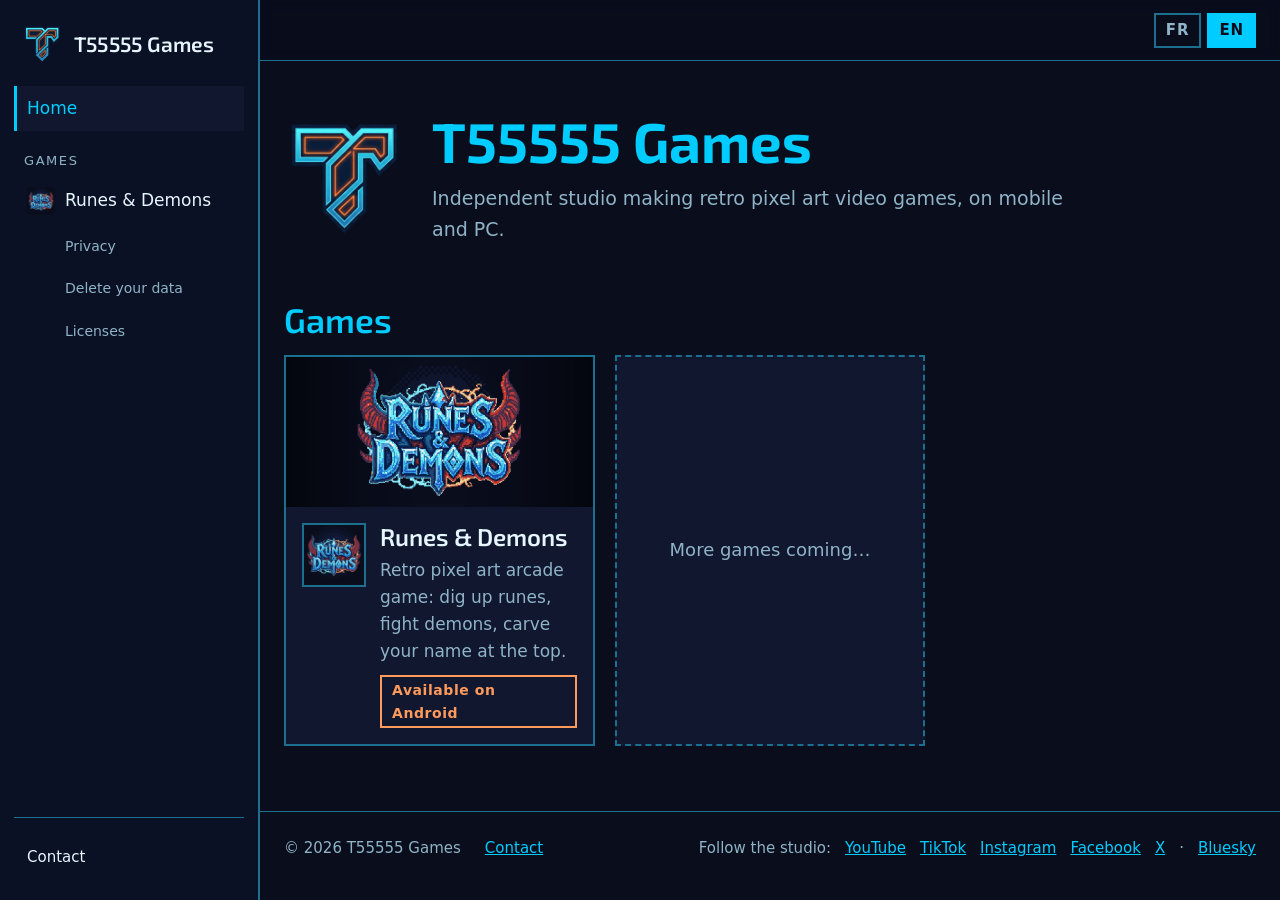
<file: index.html>
<!DOCTYPE html>
<html lang="fr" data-lang="fr" data-title-fr="T55555 Games – jeux mobiles rétro en pixel art" data-title-en="T55555 Games – retro pixel art mobile games">
<head>
<meta charset="utf-8">
<meta name="viewport" content="width=device-width, initial-scale=1">
<title>T55555 Games – jeux mobiles rétro en pixel art</title>
<meta name="description" content="T55555 Games, studio indépendant de jeux vidéo rétro en pixel art pour mobile. Independent studio making retro pixel art mobile games.">
<link rel="canonical" href="https://jbr55555.github.io/">
<meta name="google-site-verification" content="Zkn15VeoBDu5YuXhjmY35Ba1TfcjtSOfnQ61iXmbv68" />
<meta property="og:type" content="website">
<meta property="og:url" content="https://jbr55555.github.io/">
<meta property="og:title" content="T55555 Games – jeux mobiles rétro en pixel art">
<meta property="og:description" content="Studio indépendant de jeux rétro en pixel art / Independent studio making retro pixel art games">
<meta property="og:image" content="https://jbr55555.github.io/assets/studio-logo.png">
<script type="application/ld+json">
{
  "@context": "https://schema.org",
  "@type": "Organization",
  "name": "T55555 Games",
  "url": "https://jbr55555.github.io/",
  "logo": "https://jbr55555.github.io/assets/studio-logo.png",
  "email": "t55555.games@gmail.com",
  "sameAs": ["https://www.youtube.com/@t55555games", "https://www.tiktok.com/@t55555games", "https://www.instagram.com/t55555.games/", "https://www.facebook.com/t55555games/", "https://x.com/t55555games", "https://bsky.app/profile/t55555games.bsky.social"]
}
</script>
<link rel="icon" type="image/png" href="assets/studio-logo.png">
<link rel="preconnect" href="https://fonts.googleapis.com">
<link rel="preconnect" href="https://fonts.gstatic.com" crossorigin>
<link href="https://fonts.googleapis.com/css2?family=Exo+2:wght@600;700&display=swap" rel="stylesheet">
<link rel="stylesheet" href="assets/site.css">
<script src="assets/lang.js"></script>
<script src="assets/nav.js" defer></script>
</head>
<body data-page="home">
<aside class="sidebar" id="sidebar"></aside>
<div class="page">
  <header class="top">
    <div class="wrap">
      <button class="menu-btn" id="menu-toggle" type="button" aria-controls="sidebar" aria-expanded="false" aria-label="Menu">☰</button>
      <a class="top-brand" href="./"><img src="assets/studio-logo.png" alt="" width="32" height="32"><span>T55555 Games</span></a>
      <div class="spacer"></div>
      <div class="lang" role="group" aria-label="Langue / Language">
        <button type="button" data-set-lang="fr" aria-pressed="true">FR</button>
        <button type="button" data-set-lang="en" aria-pressed="false">EN</button>
      </div>
    </div>
  </header>

  <main class="wrap">
    <section class="hero">
      <img class="hero-logo" src="assets/studio-logo.png" alt="" width="120" height="120">
      <div>
        <h1>T55555 Games</h1>
        <p class="lead" lang="fr">Studio indépendant de jeux vidéo rétro en pixel art, sur mobile et PC.</p>
        <p class="lead" lang="en">Independent studio making retro pixel art video games, on mobile and PC.</p>
      </div>
    </section>

    <h2 lang="fr">Les jeux</h2>
    <h2 lang="en">Games</h2>
    <div class="games">
      <a class="card" href="runes-and-demons.html">
        <div class="shot"><img src="assets/runes-and-demons/banner.png" alt="Runes &amp; Demons" width="1024" height="500"></div>
        <div class="body">
          <img class="icon" src="assets/runes-and-demons/icon.png" alt="" width="64" height="64">
          <div>
            <h3>Runes &amp; Demons</h3>
            <p lang="fr">Jeu d'arcade rétro en pixel art : déterrez les runes, combattez les démons, gravez votre nom au sommet.</p>
            <p lang="en">Retro pixel art arcade game: dig up runes, fight demons, carve your name at the top.</p>
            <span class="badge" lang="fr">Disponible sur Android</span>
            <span class="badge" lang="en">Available on Android</span>
          </div>
        </div>
      </a>
      <div class="card soon" aria-hidden="true">
        <span lang="fr">D'autres jeux arrivent…</span>
        <span lang="en">More games coming…</span>
      </div>
    </div>
  </main>

  <footer class="bottom">
    <div class="wrap">
      <span>© 2026 T55555 Games</span>
      <a href="contact.html">Contact</a>
      <span class="social"><span lang="fr">Suivre le studio :</span><span lang="en">Follow the studio:</span>
      <a href="https://www.youtube.com/@t55555games" target="_blank" rel="noopener">YouTube</a>
      <a href="https://www.tiktok.com/@t55555games" target="_blank" rel="noopener">TikTok</a>
      <a href="https://www.instagram.com/t55555.games/" target="_blank" rel="noopener">Instagram</a>
      <a href="https://www.facebook.com/t55555games/" target="_blank" rel="noopener">Facebook</a>
      <a href="https://x.com/t55555games" target="_blank" rel="noopener">X</a> ·
      <a href="https://bsky.app/profile/t55555games.bsky.social" target="_blank" rel="noopener">Bluesky</a></span>
    </div>
  </footer>
</div>
</body>
</html>
</file>
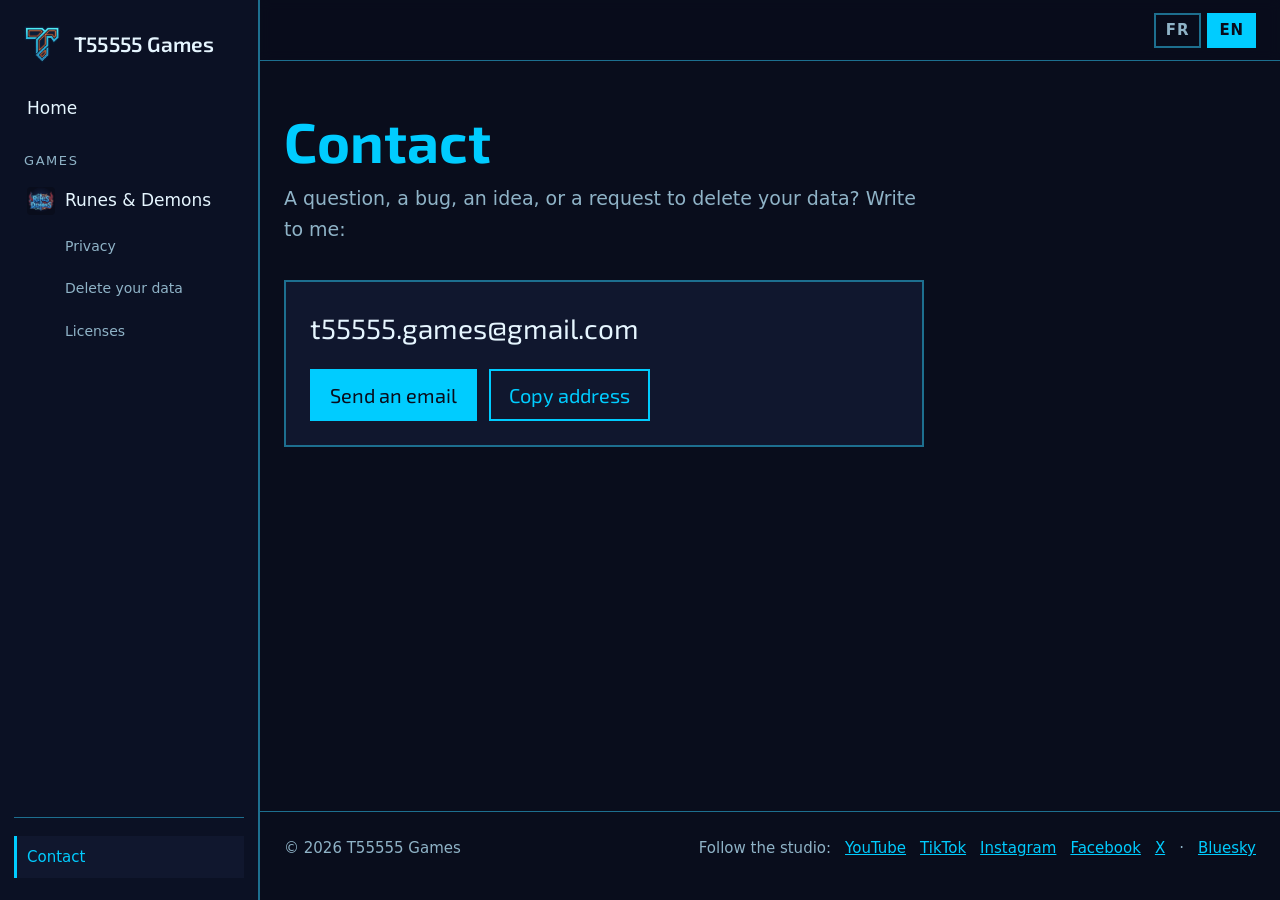
<file: contact.html>
<!DOCTYPE html>
<html lang="fr" data-lang="fr" data-title-fr="Contact – T55555 Games" data-title-en="Contact – T55555 Games">
<head>
<meta charset="utf-8">
<meta name="viewport" content="width=device-width, initial-scale=1">
<title>Contact – T55555 Games</title>
<meta name="description" content="Contacter T55555 Games / Contact T55555 Games">
<link rel="icon" type="image/png" href="assets/studio-logo.png">
<link rel="preconnect" href="https://fonts.googleapis.com">
<link rel="preconnect" href="https://fonts.gstatic.com" crossorigin>
<link href="https://fonts.googleapis.com/css2?family=Exo+2:wght@600;700&display=swap" rel="stylesheet">
<link rel="stylesheet" href="assets/site.css">
<script src="assets/lang.js"></script>
<script src="assets/nav.js" defer></script>
</head>
<body data-page="contact">
<aside class="sidebar" id="sidebar"></aside>
<div class="page">
  <header class="top">
    <div class="wrap">
      <button class="menu-btn" id="menu-toggle" type="button" aria-controls="sidebar" aria-expanded="false" aria-label="Menu">☰</button>
      <a class="top-brand" href="./"><img src="assets/studio-logo.png" alt="" width="32" height="32"><span>T55555 Games</span></a>
      <div class="spacer"></div>
      <div class="lang" role="group" aria-label="Langue / Language">
        <button type="button" data-set-lang="fr" aria-pressed="true">FR</button>
        <button type="button" data-set-lang="en" aria-pressed="false">EN</button>
      </div>
    </div>
  </header>

  <main class="wrap">
    <section class="hero" style="display:block">
      <h1>Contact</h1>
      <p class="lead" lang="fr">Une question, un bug, une idée, ou une demande de suppression de vos données ? Écrivez-moi :</p>
      <p class="lead" lang="en">A question, a bug, an idea, or a request to delete your data? Write to me:</p>
    </section>

    <div class="contact-box">
      <span class="contact-mail" id="mail">t55555.games@gmail.com</span>
      <div class="actions">
        <a class="btn primary" href="mailto:t55555.games@gmail.com"><span lang="fr">Écrire un e-mail</span><span lang="en">Send an email</span></a>
        <button class="btn" type="button" id="copy"><span lang="fr">Copier l'adresse</span><span lang="en">Copy address</span></button>
      </div>
      <p class="copied" id="copied" hidden><span lang="fr">Adresse copiée !</span><span lang="en">Address copied!</span></p>
    </div>
  </main>

  <footer class="bottom">
    <div class="wrap">
      <span>© 2026 T55555 Games</span>
      <span class="social"><span lang="fr">Suivre le studio :</span><span lang="en">Follow the studio:</span>
      <a href="https://www.youtube.com/@t55555games" target="_blank" rel="noopener">YouTube</a>
      <a href="https://www.tiktok.com/@t55555games" target="_blank" rel="noopener">TikTok</a>
      <a href="https://www.instagram.com/t55555.games/" target="_blank" rel="noopener">Instagram</a>
      <a href="https://www.facebook.com/t55555games/" target="_blank" rel="noopener">Facebook</a>
      <a href="https://x.com/t55555games" target="_blank" rel="noopener">X</a> ·
      <a href="https://bsky.app/profile/t55555games.bsky.social" target="_blank" rel="noopener">Bluesky</a></span>
    </div>
  </footer>
</div>
<script>
  document.getElementById("copy").addEventListener("click", function () {
    var text = document.getElementById("mail").textContent;
    var done = function () { var c = document.getElementById("copied"); c.hidden = false; setTimeout(function () { c.hidden = true; }, 2500); };
    if (navigator.clipboard && navigator.clipboard.writeText) navigator.clipboard.writeText(text).then(done, fallback); else fallback();
    function fallback() {
      var r = document.createRange(); r.selectNodeContents(document.getElementById("mail"));
      var s = window.getSelection(); s.removeAllRanges(); s.addRange(r);
      try { document.execCommand("copy"); done(); } catch (e) {}
    }
  });
</script>
</body>
</html>
</file>
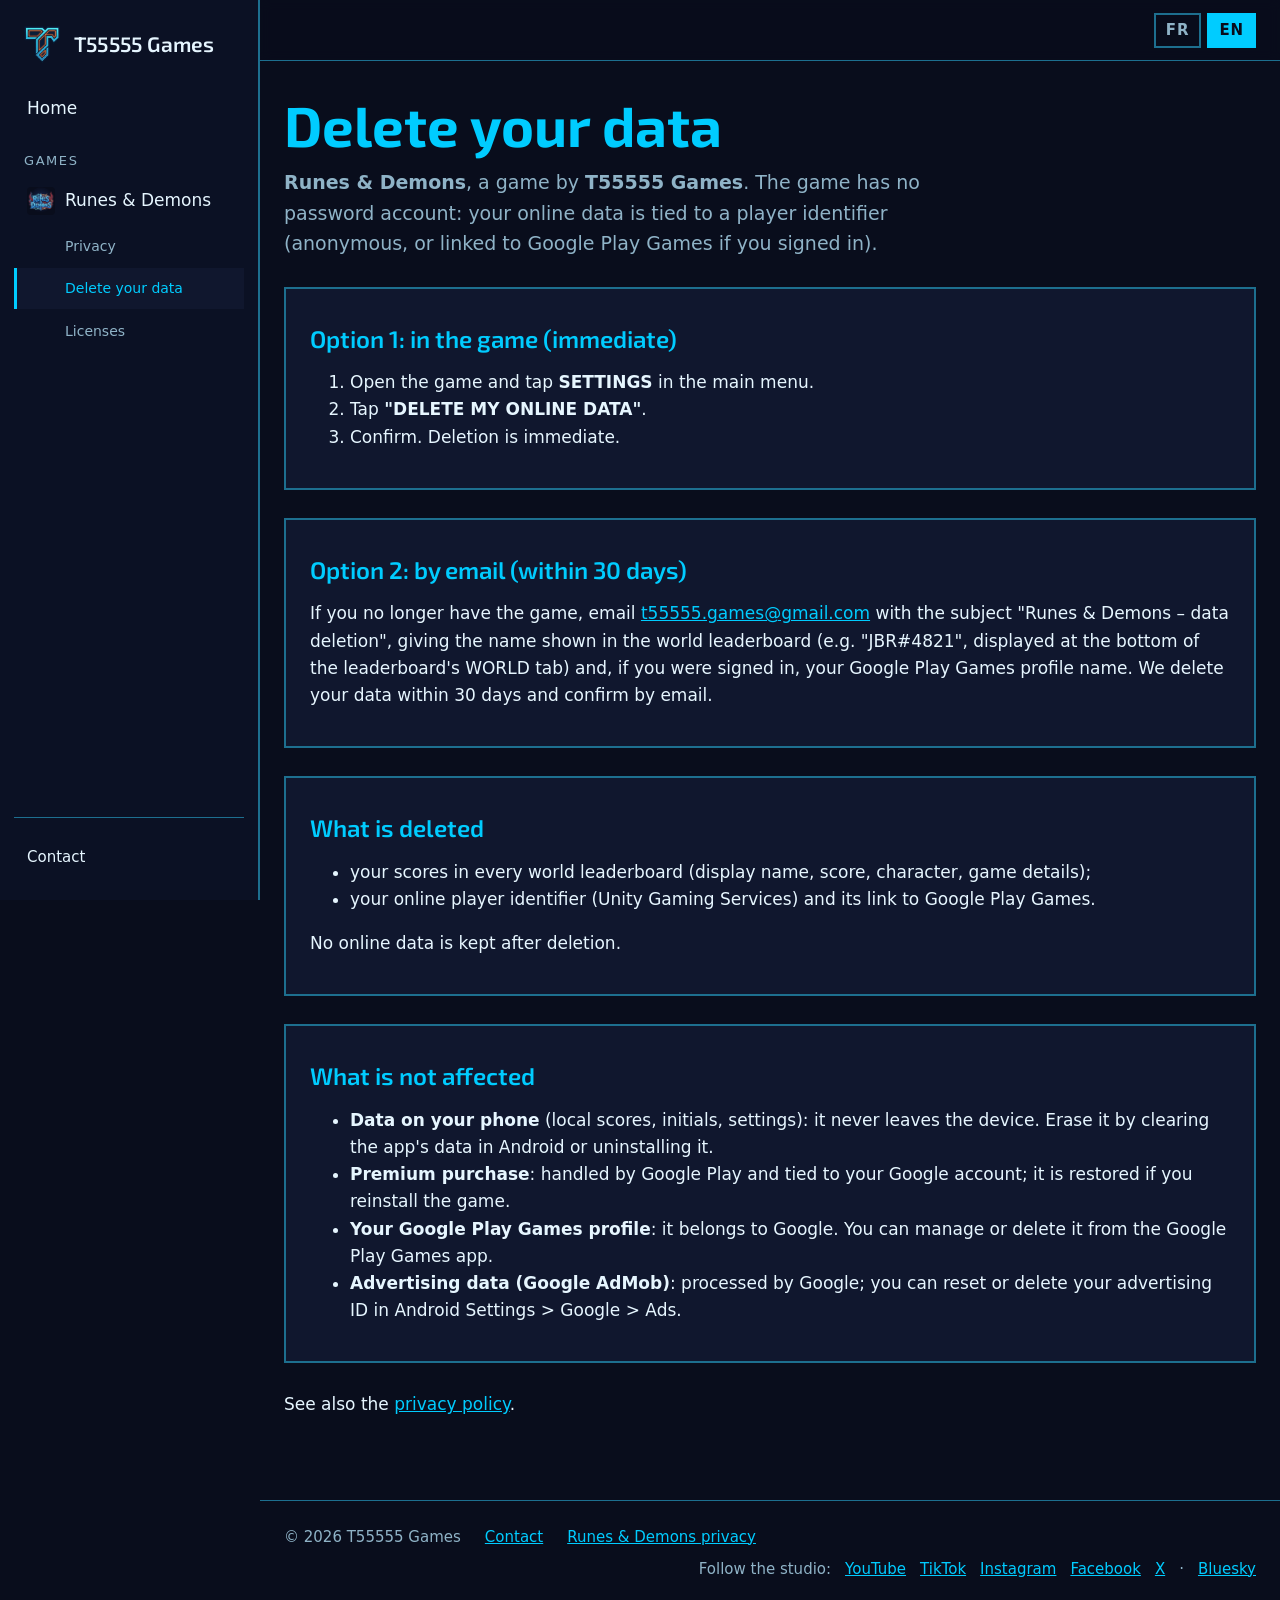
<file: delete-data.html>
<!DOCTYPE html>
<html lang="fr">
<head>
<meta charset="utf-8">
<title>Runes &amp; Demons – Supprimer vos données / Delete your data</title>
<meta name="robots" content="noindex">
<link rel="canonical" href="https://jbr55555.github.io/runes-and-demons-delete-data.html">
<meta http-equiv="refresh" content="0; url=runes-and-demons-delete-data.html">
<script>location.replace("runes-and-demons-delete-data.html" + location.hash);</script>
</head>
<body>
<p>Cette page a déménagé / This page has moved : <a href="runes-and-demons-delete-data.html">runes-and-demons-delete-data.html</a></p>
</body>
</html>
</file>
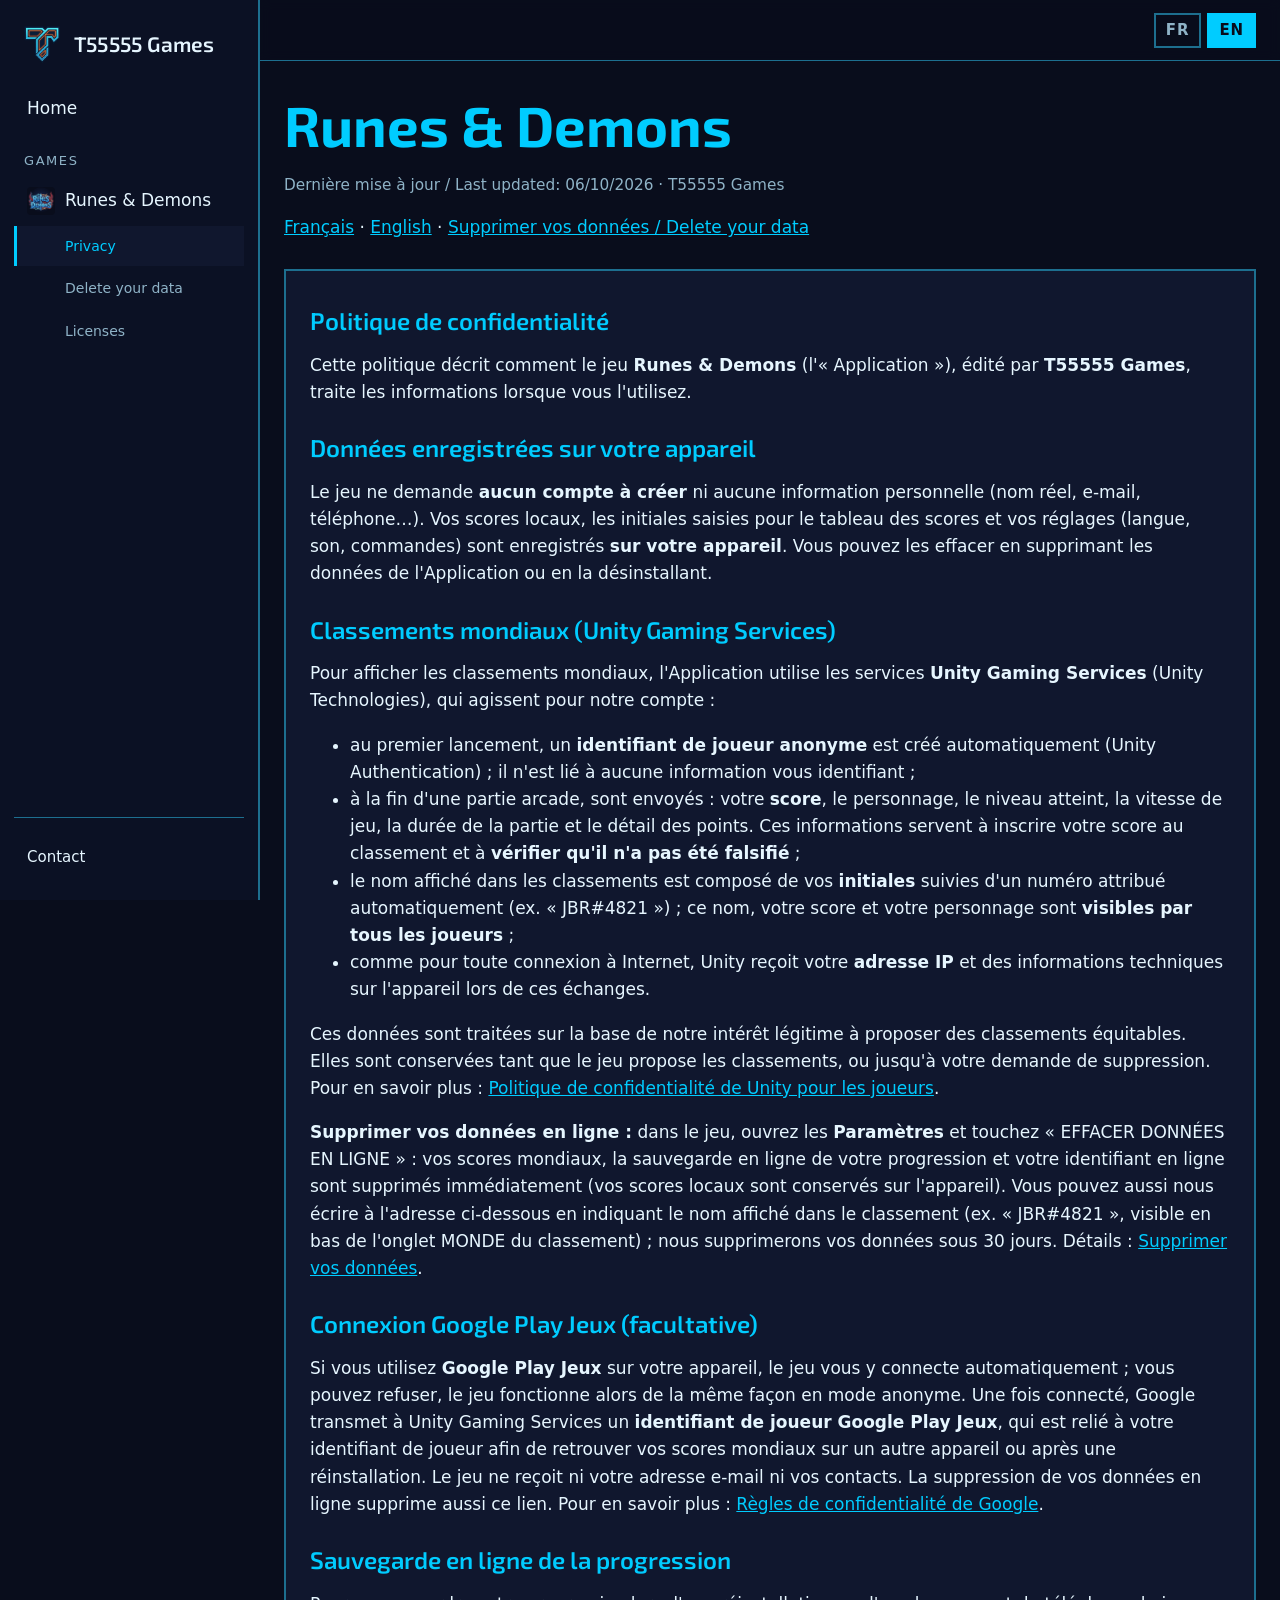
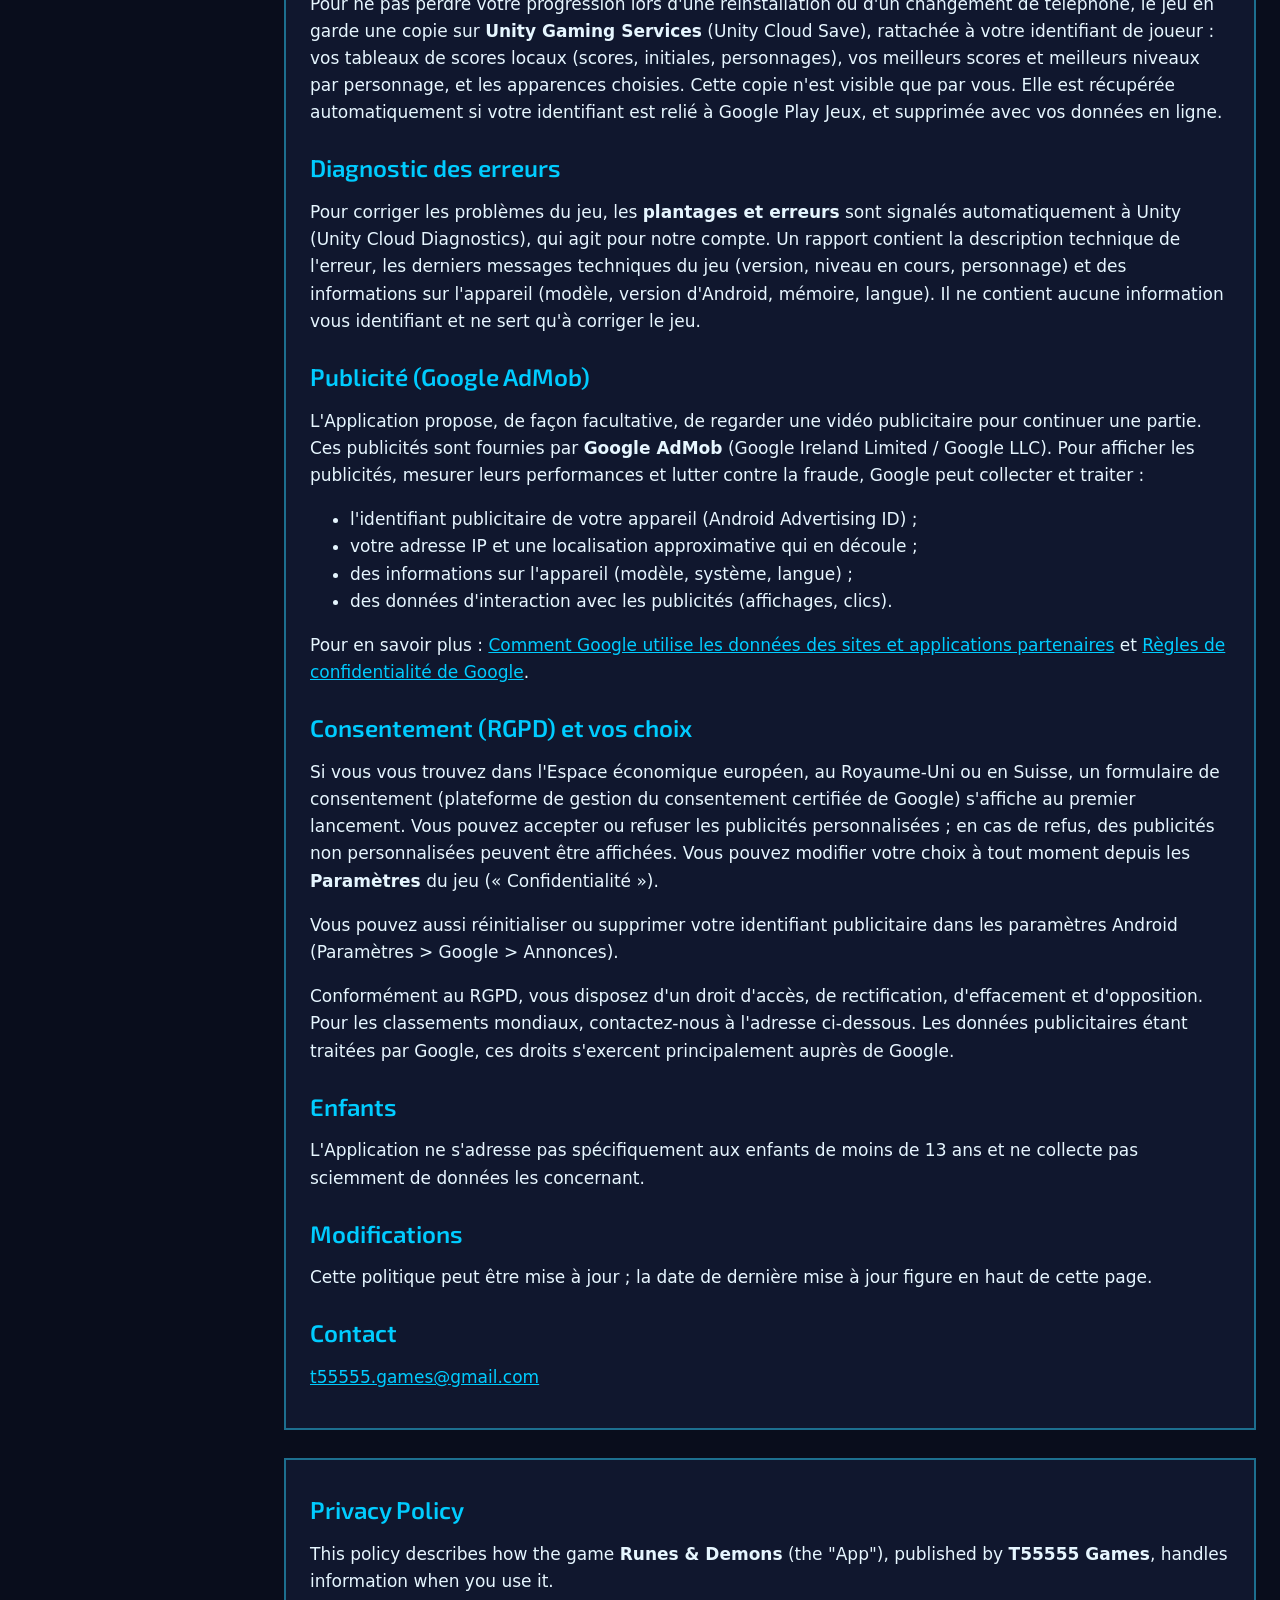
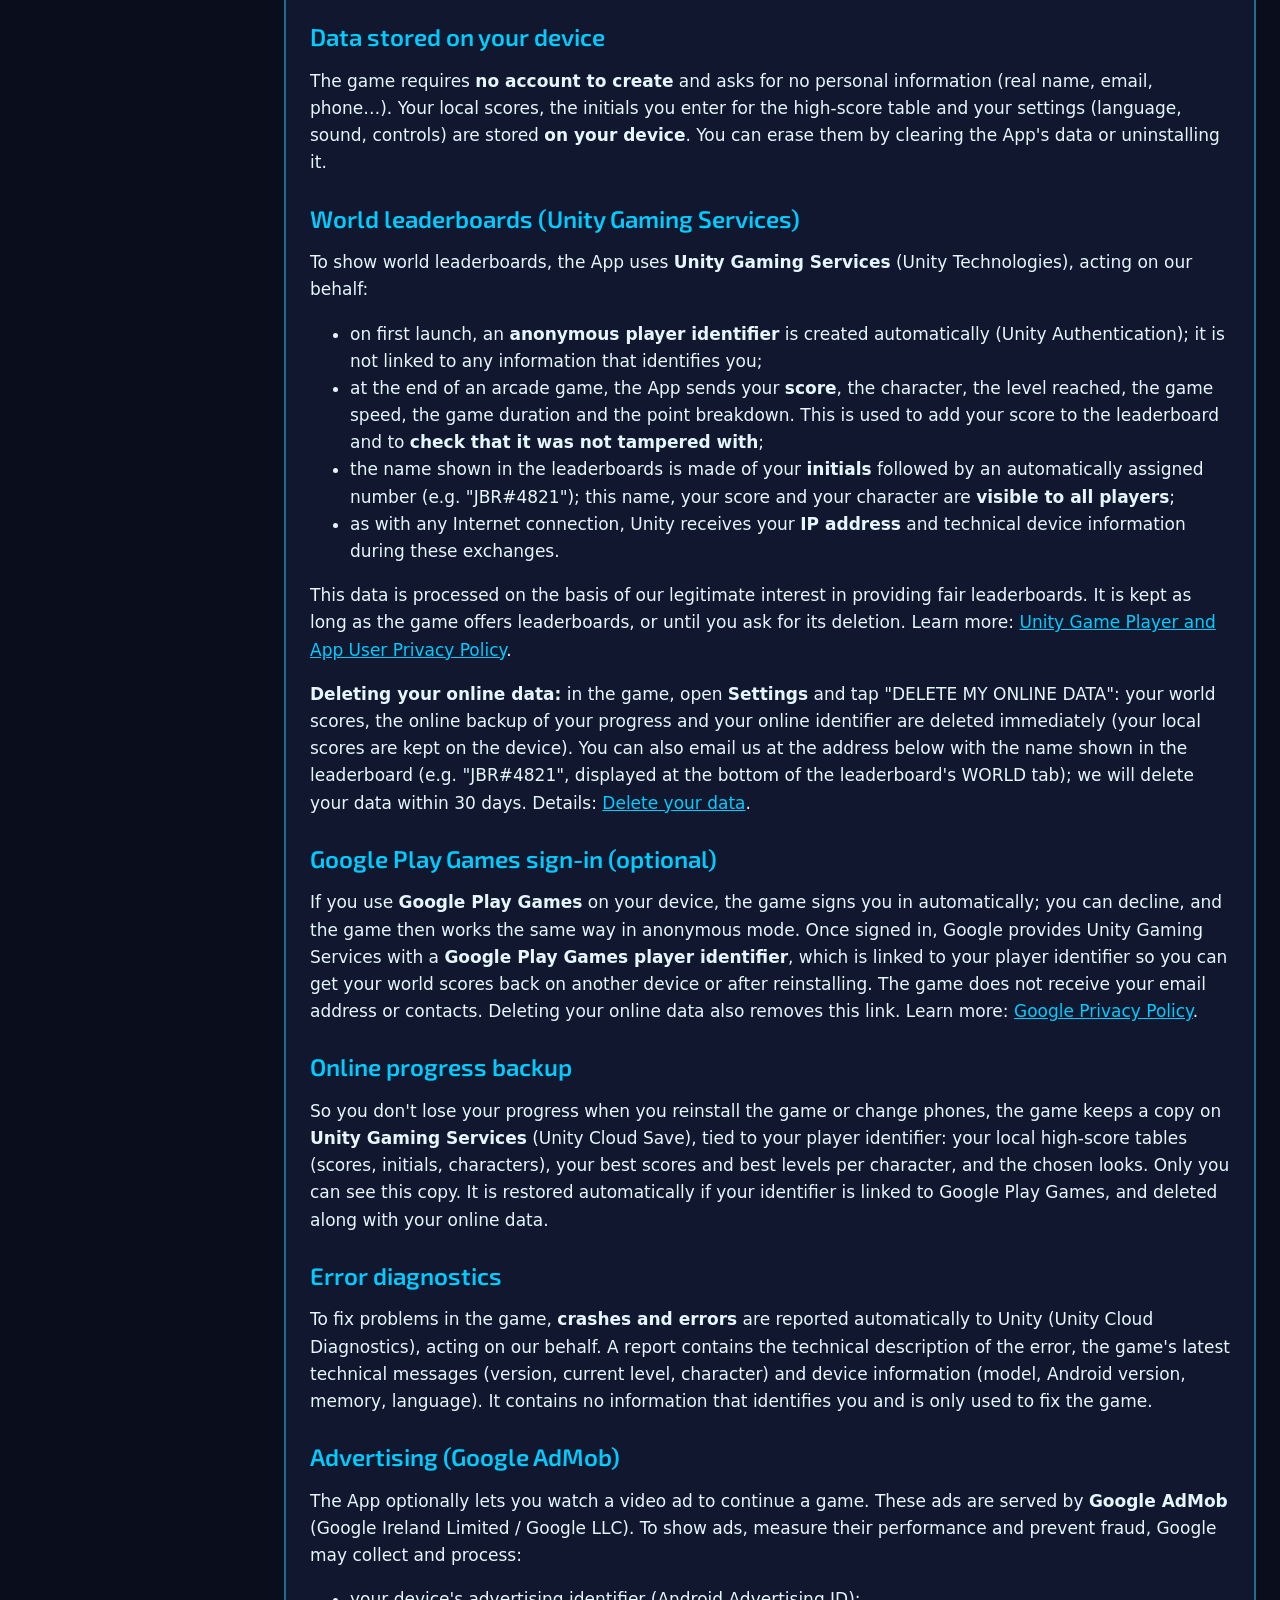
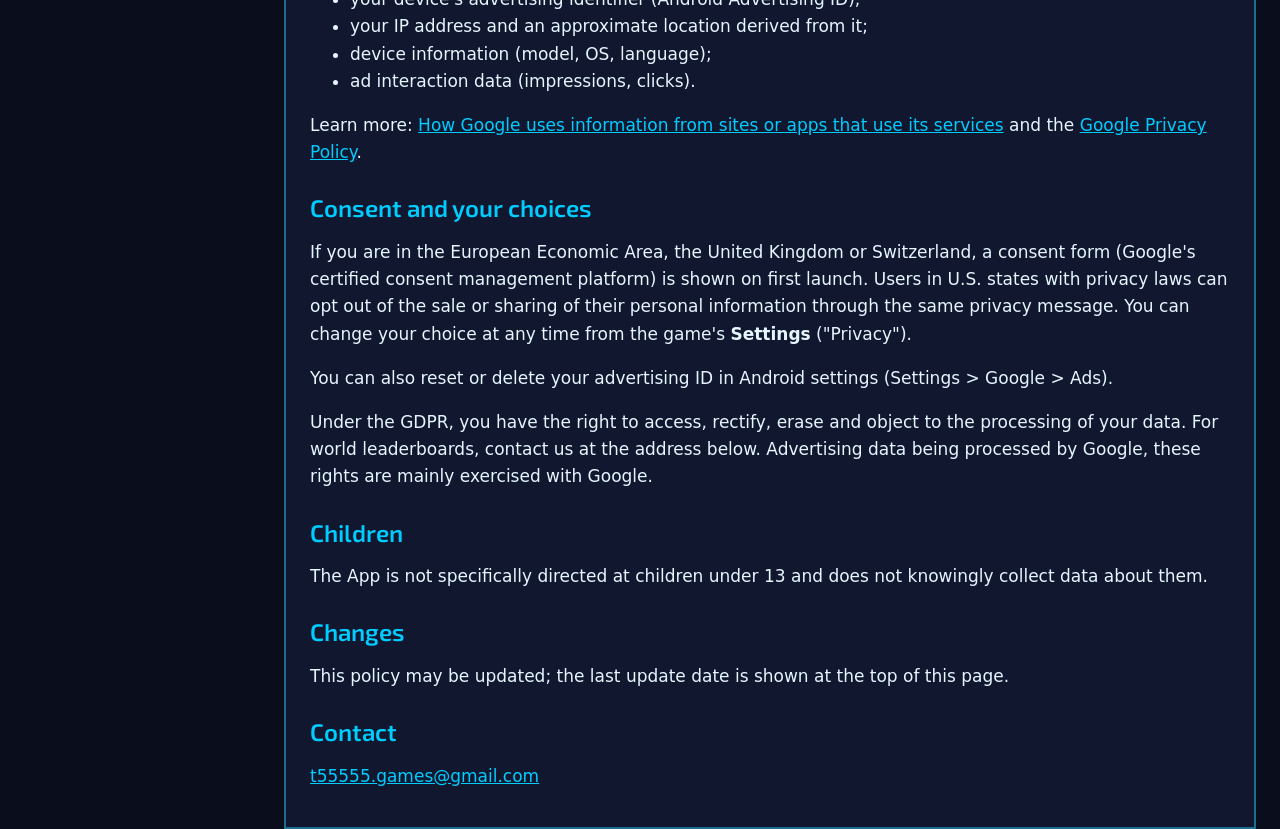
<file: privacy.html>
<!DOCTYPE html>
<html lang="fr">
<head>
<meta charset="utf-8">
<title>Runes &amp; Demons – Politique de confidentialité / Privacy Policy</title>
<meta name="robots" content="noindex">
<link rel="canonical" href="https://jbr55555.github.io/runes-and-demons-privacy.html">
<meta http-equiv="refresh" content="0; url=runes-and-demons-privacy.html">
<script>location.replace("runes-and-demons-privacy.html" + location.hash);</script>
</head>
<body>
<p>Cette page a déménagé / This page has moved : <a href="runes-and-demons-privacy.html">runes-and-demons-privacy.html</a></p>
</body>
</html>
</file>
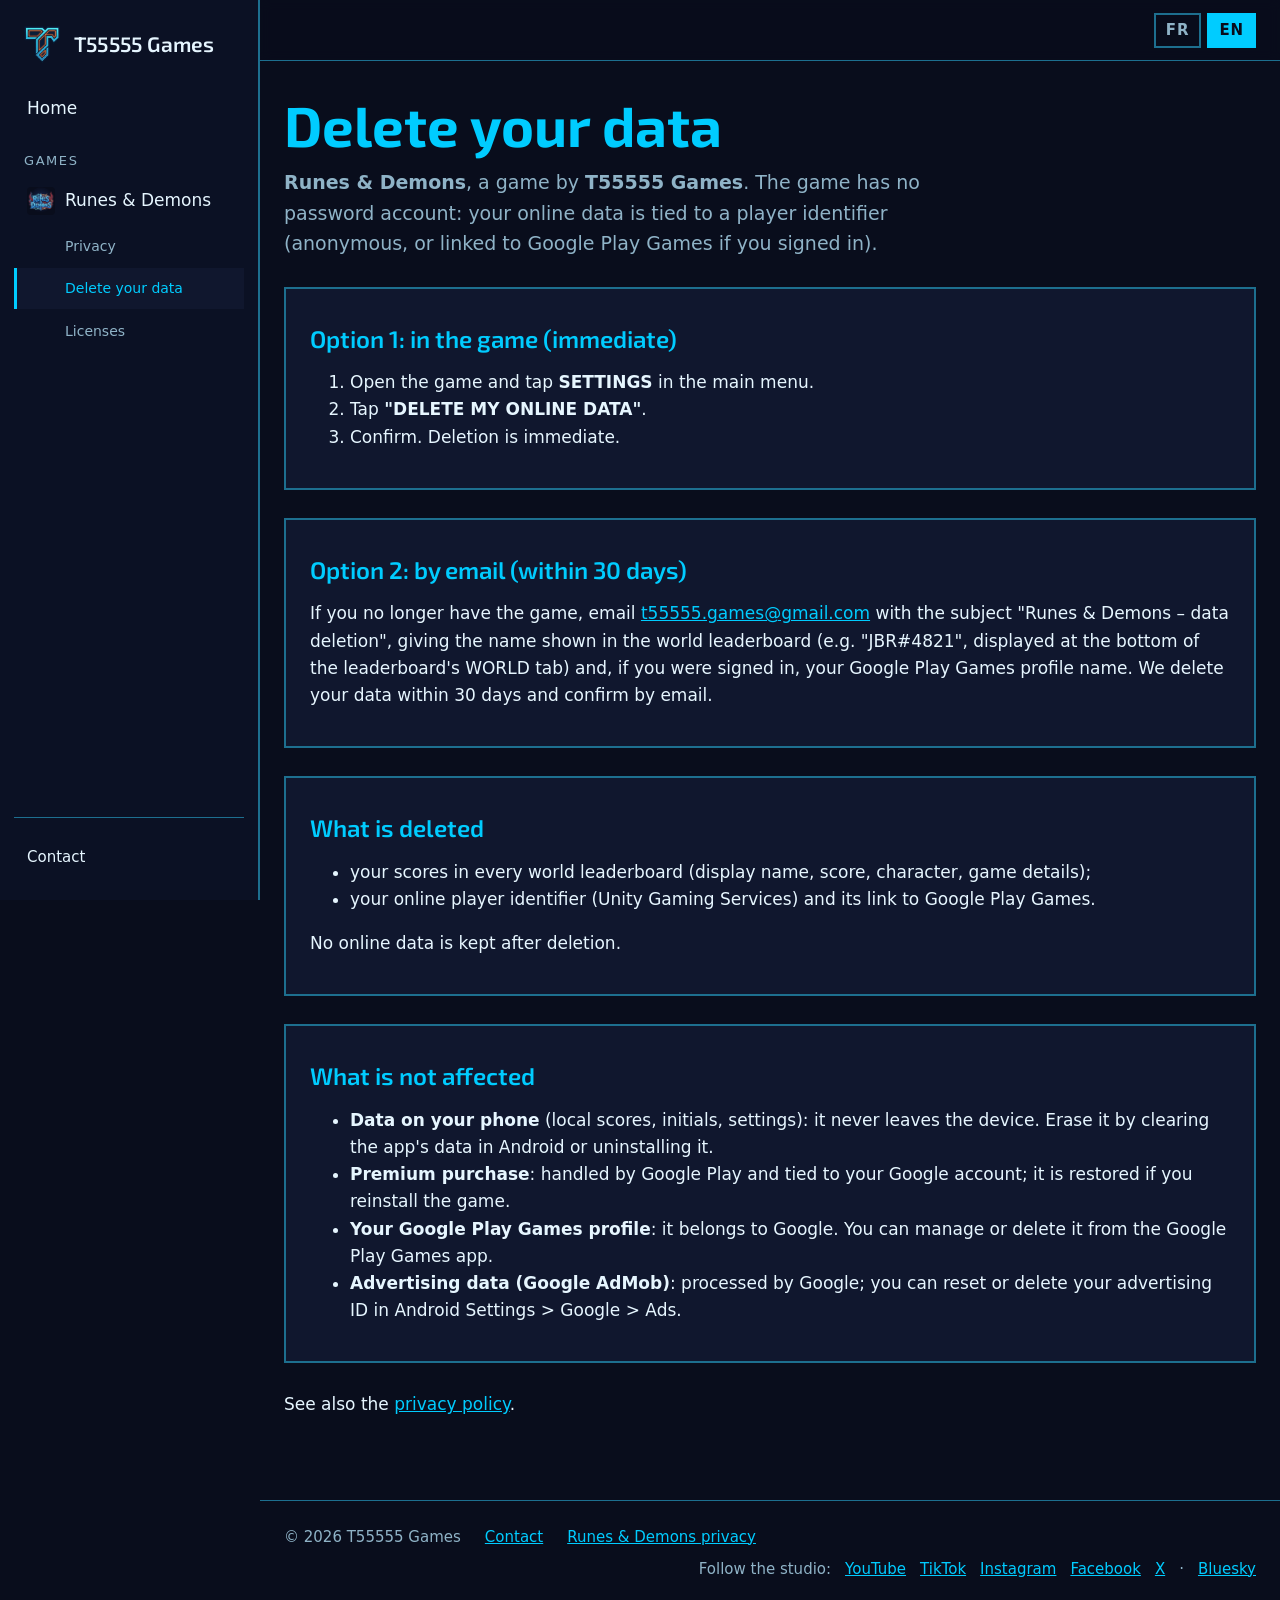
<file: runes-and-demons-delete-data.html>
<!DOCTYPE html>
<html lang="fr" data-lang="fr" data-title-fr="Supprimer vos données – Runes & Demons" data-title-en="Delete your data – Runes & Demons">
<head>
<meta charset="utf-8">
<meta name="viewport" content="width=device-width, initial-scale=1">
<title>Supprimer vos données – Runes &amp; Demons</title>
<meta name="description" content="Supprimer vos données en ligne de Runes & Demons (T55555 Games) / Delete your Runes & Demons online data">
<link rel="icon" type="image/png" href="assets/studio-logo.png">
<link rel="preconnect" href="https://fonts.googleapis.com">
<link rel="preconnect" href="https://fonts.gstatic.com" crossorigin>
<link href="https://fonts.googleapis.com/css2?family=Exo+2:wght@600;700&display=swap" rel="stylesheet">
<link rel="stylesheet" href="assets/site.css">
<script src="assets/lang.js"></script>
<script src="assets/nav.js" defer></script>
</head>
<body data-page="runes-and-demons-delete-data">
<aside class="sidebar" id="sidebar"></aside>
<div class="page">
  <header class="top">
    <div class="wrap">
      <button class="menu-btn" id="menu-toggle" type="button" aria-controls="sidebar" aria-expanded="false" aria-label="Menu">☰</button>
      <a class="top-brand" href="./"><img src="assets/studio-logo.png" alt="" width="32" height="32"><span>T55555 Games</span></a>
      <div class="spacer"></div>
      <div class="lang" role="group" aria-label="Langue / Language">
        <button type="button" data-set-lang="fr" aria-pressed="true">FR</button>
        <button type="button" data-set-lang="en" aria-pressed="false">EN</button>
      </div>
    </div>
  </header>

  <main class="wrap doc">
    <h1 style="margin-top:32px" lang="fr">Supprimer vos données</h1>
    <h1 style="margin-top:32px" lang="en">Delete your data</h1>
    <p class="lead" lang="fr"><strong>Runes &amp; Demons</strong>, un jeu de <strong>T55555 Games</strong>. Le jeu n'a pas de compte à mot de passe : vos données en ligne sont liées à un identifiant de joueur (anonyme, ou relié à Google Play Jeux si vous vous êtes connecté).</p>
    <p class="lead" lang="en"><strong>Runes &amp; Demons</strong>, a game by <strong>T55555 Games</strong>. The game has no password account: your online data is tied to a player identifier (anonymous, or linked to Google Play Games if you signed in).</p>

    <section>
      <h2 lang="fr">Méthode 1 : dans le jeu (immédiat)</h2>
      <h2 lang="en">Option 1: in the game (immediate)</h2>
      <ol lang="fr">
        <li>Ouvrez le jeu et touchez <strong>PARAMÈTRES</strong> dans le menu principal.</li>
        <li>Touchez <strong>« EFFACER DONNÉES EN LIGNE »</strong>.</li>
        <li>Confirmez. La suppression est immédiate.</li>
      </ol>
      <ol lang="en">
        <li>Open the game and tap <strong>SETTINGS</strong> in the main menu.</li>
        <li>Tap <strong>"DELETE MY ONLINE DATA"</strong>.</li>
        <li>Confirm. Deletion is immediate.</li>
      </ol>
    </section>

    <section>
      <h2 lang="fr">Méthode 2 : par e-mail (sous 30 jours)</h2>
      <h2 lang="en">Option 2: by email (within 30 days)</h2>
      <p lang="fr">Si vous n'avez plus le jeu, écrivez à <a href="mailto:t55555.games@gmail.com?subject=Runes%20%26%20Demons%20-%20suppression%20des%20donn%C3%A9es">t55555.games@gmail.com</a> avec pour objet « Runes &amp; Demons – suppression des données », en indiquant le nom affiché dans le classement mondial (par exemple « JBR#4821 », visible en bas de l'onglet MONDE du classement) et, si vous étiez connecté, le nom de votre profil Google Play Jeux. Nous supprimons vos données sous 30 jours et vous le confirmons par e-mail.</p>
      <p lang="en">If you no longer have the game, email <a href="mailto:t55555.games@gmail.com?subject=Runes%20%26%20Demons%20-%20data%20deletion">t55555.games@gmail.com</a> with the subject "Runes &amp; Demons – data deletion", giving the name shown in the world leaderboard (e.g. "JBR#4821", displayed at the bottom of the leaderboard's WORLD tab) and, if you were signed in, your Google Play Games profile name. We delete your data within 30 days and confirm by email.</p>
    </section>

    <section>
      <h2 lang="fr">Ce qui est supprimé</h2>
      <h2 lang="en">What is deleted</h2>
      <ul lang="fr">
        <li>vos scores dans tous les classements mondiaux (nom affiché, score, personnage, détails de partie) ;</li>
        <li>votre identifiant de joueur en ligne (Unity Gaming Services) et son lien avec Google Play Jeux.</li>
      </ul>
      <ul lang="en">
        <li>your scores in every world leaderboard (display name, score, character, game details);</li>
        <li>your online player identifier (Unity Gaming Services) and its link to Google Play Games.</li>
      </ul>
      <p lang="fr">Aucune donnée en ligne n'est conservée après la suppression.</p>
      <p lang="en">No online data is kept after deletion.</p>
    </section>

    <section>
      <h2 lang="fr">Ce qui n'est pas concerné</h2>
      <h2 lang="en">What is not affected</h2>
      <ul lang="fr">
        <li><strong>Données sur votre téléphone</strong> (scores locaux, initiales, réglages) : elles ne quittent pas l'appareil. Effacez-les en supprimant les données de l'application dans Android ou en la désinstallant.</li>
        <li><strong>Achat Premium</strong> : il est géré par Google Play et reste attaché à votre compte Google ; il sera restauré si vous réinstallez le jeu.</li>
        <li><strong>Votre profil Google Play Jeux</strong> : il appartient à Google. Vous pouvez le gérer ou le supprimer depuis l'application Google Play Jeux.</li>
        <li><strong>Données publicitaires (Google AdMob)</strong> : traitées par Google ; vous pouvez réinitialiser ou supprimer votre identifiant publicitaire dans Paramètres Android &gt; Google &gt; Annonces.</li>
      </ul>
      <ul lang="en">
        <li><strong>Data on your phone</strong> (local scores, initials, settings): it never leaves the device. Erase it by clearing the app's data in Android or uninstalling it.</li>
        <li><strong>Premium purchase</strong>: handled by Google Play and tied to your Google account; it is restored if you reinstall the game.</li>
        <li><strong>Your Google Play Games profile</strong>: it belongs to Google. You can manage or delete it from the Google Play Games app.</li>
        <li><strong>Advertising data (Google AdMob)</strong>: processed by Google; you can reset or delete your advertising ID in Android Settings &gt; Google &gt; Ads.</li>
      </ul>
    </section>

    <p lang="fr" style="margin-top:28px">Voir aussi la <a href="runes-and-demons-privacy.html">politique de confidentialité</a>.</p>
    <p lang="en" style="margin-top:28px">See also the <a href="runes-and-demons-privacy.html#en">privacy policy</a>.</p>
  </main>

  <footer class="bottom">
    <div class="wrap">
      <span>© 2026 T55555 Games</span>
      <a href="contact.html">Contact</a>
      <a href="runes-and-demons-privacy.html" lang="fr">Confidentialité de Runes &amp; Demons</a>
      <a href="runes-and-demons-privacy.html#en" lang="en">Runes &amp; Demons privacy</a>
      <span class="social"><span lang="fr">Suivre le studio :</span><span lang="en">Follow the studio:</span>
      <a href="https://www.youtube.com/@t55555games" target="_blank" rel="noopener">YouTube</a>
      <a href="https://www.tiktok.com/@t55555games" target="_blank" rel="noopener">TikTok</a>
      <a href="https://www.instagram.com/t55555.games/" target="_blank" rel="noopener">Instagram</a>
      <a href="https://www.facebook.com/t55555games/" target="_blank" rel="noopener">Facebook</a>
      <a href="https://x.com/t55555games" target="_blank" rel="noopener">X</a> ·
      <a href="https://bsky.app/profile/t55555games.bsky.social" target="_blank" rel="noopener">Bluesky</a></span>
    </div>
  </footer>
</div>
</body>
</html>
</file>
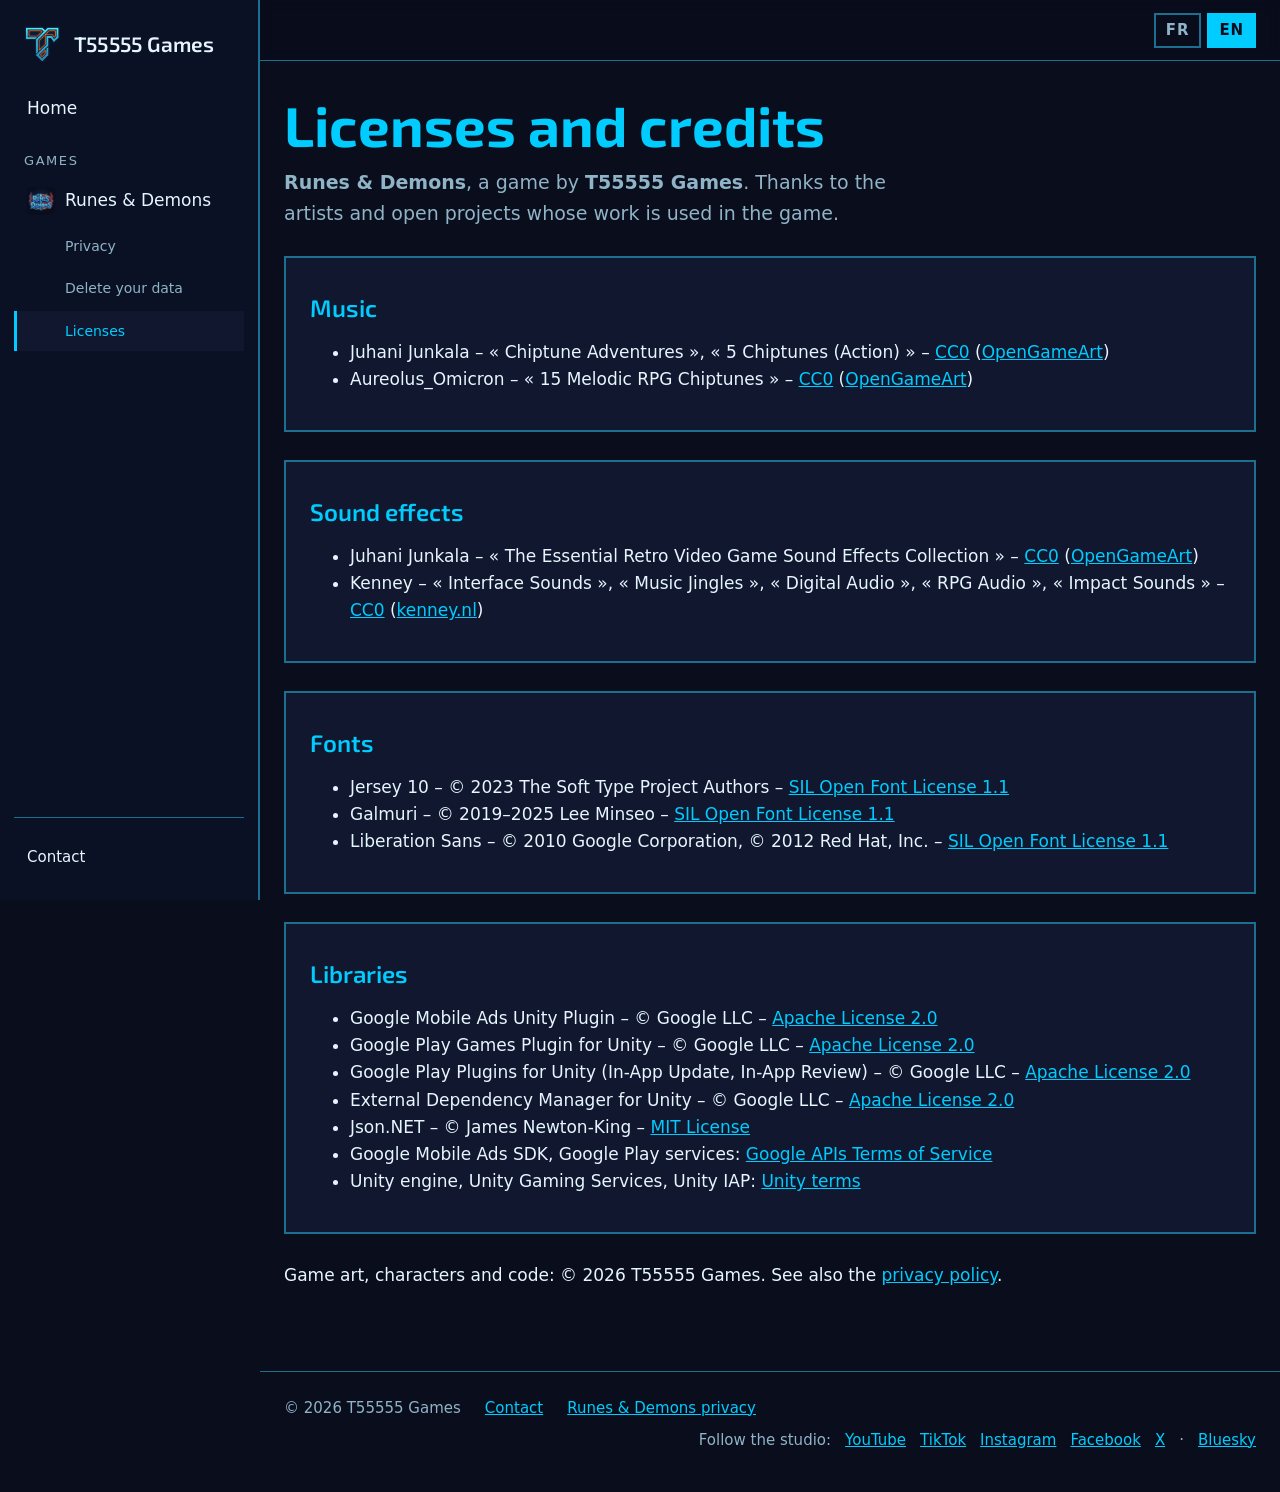
<file: runes-and-demons-licenses.html>
<!DOCTYPE html>
<html lang="fr" data-lang="fr" data-title-fr="Licences – Runes & Demons" data-title-en="Licenses – Runes & Demons">
<head>
<meta charset="utf-8">
<meta name="viewport" content="width=device-width, initial-scale=1">
<title>Licences – Runes &amp; Demons</title>
<meta name="description" content="Licences des musiques, sons, polices et bibliothèques de Runes & Demons / Licenses of the music, sounds, fonts and libraries used in Runes & Demons">
<link rel="icon" type="image/png" href="assets/studio-logo.png">
<link rel="preconnect" href="https://fonts.googleapis.com">
<link rel="preconnect" href="https://fonts.gstatic.com" crossorigin>
<link href="https://fonts.googleapis.com/css2?family=Exo+2:wght@600;700&display=swap" rel="stylesheet">
<link rel="stylesheet" href="assets/site.css">
<script src="assets/lang.js"></script>
<script src="assets/nav.js" defer></script>
</head>
<body data-page="runes-and-demons-licenses">
<aside class="sidebar" id="sidebar"></aside>
<div class="page">
  <header class="top">
    <div class="wrap">
      <button class="menu-btn" id="menu-toggle" type="button" aria-controls="sidebar" aria-expanded="false" aria-label="Menu">☰</button>
      <a class="top-brand" href="./"><img src="assets/studio-logo.png" alt="" width="32" height="32"><span>T55555 Games</span></a>
      <div class="spacer"></div>
      <div class="lang" role="group" aria-label="Langue / Language">
        <button type="button" data-set-lang="fr" aria-pressed="true">FR</button>
        <button type="button" data-set-lang="en" aria-pressed="false">EN</button>
      </div>
    </div>
  </header>

  <main class="wrap doc">
    <h1 style="margin-top:32px" lang="fr">Licences et crédits</h1>
    <h1 style="margin-top:32px" lang="en">Licenses and credits</h1>
    <p class="lead" lang="fr"><strong>Runes &amp; Demons</strong>, un jeu de <strong>T55555 Games</strong>. Merci aux artistes et aux projets libres dont les créations sont utilisées dans le jeu.</p>
    <p class="lead" lang="en"><strong>Runes &amp; Demons</strong>, a game by <strong>T55555 Games</strong>. Thanks to the artists and open projects whose work is used in the game.</p>

    <section>
      <h2 lang="fr">Musiques</h2><h2 lang="en">Music</h2>
      <ul>
        <li>Juhani Junkala – « Chiptune Adventures », « 5 Chiptunes (Action) » – <a href="https://creativecommons.org/publicdomain/zero/1.0/">CC0</a> (<a href="https://opengameart.org/content/4-chiptunes-adventure">OpenGameArt</a>)</li>
        <li>Aureolus_Omicron – « 15 Melodic RPG Chiptunes » – <a href="https://creativecommons.org/publicdomain/zero/1.0/">CC0</a> (<a href="https://opengameart.org/content/15-melodic-rpg-chiptunes">OpenGameArt</a>)</li>
      </ul>
    </section>

    <section>
      <h2 lang="fr">Effets sonores</h2><h2 lang="en">Sound effects</h2>
      <ul>
        <li>Juhani Junkala – « The Essential Retro Video Game Sound Effects Collection » – <a href="https://creativecommons.org/publicdomain/zero/1.0/">CC0</a> (<a href="https://opengameart.org/content/512-sound-effects-8-bit-style">OpenGameArt</a>)</li>
        <li>Kenney – « Interface Sounds », « Music Jingles », « Digital Audio », « RPG Audio », « Impact Sounds » – <a href="https://creativecommons.org/publicdomain/zero/1.0/">CC0</a> (<a href="https://kenney.nl">kenney.nl</a>)</li>
      </ul>
    </section>

    <section>
      <h2 lang="fr">Polices</h2><h2 lang="en">Fonts</h2>
      <ul>
        <li>Jersey 10 – © 2023 The Soft Type Project Authors – <a href="https://openfontlicense.org">SIL Open Font License 1.1</a></li>
        <li>Galmuri – © 2019–2025 Lee Minseo – <a href="https://openfontlicense.org">SIL Open Font License 1.1</a></li>
        <li>Liberation Sans – © 2010 Google Corporation, © 2012 Red Hat, Inc. – <a href="https://openfontlicense.org">SIL Open Font License 1.1</a></li>
      </ul>
    </section>

    <section>
      <h2 lang="fr">Bibliothèques</h2><h2 lang="en">Libraries</h2>
      <ul>
        <li>Google Mobile Ads Unity Plugin – © Google LLC – <a href="https://www.apache.org/licenses/LICENSE-2.0">Apache License 2.0</a></li>
        <li>Google Play Games Plugin for Unity – © Google LLC – <a href="https://www.apache.org/licenses/LICENSE-2.0">Apache License 2.0</a></li>
        <li>Google Play Plugins for Unity (In-App Update, In-App Review) – © Google LLC – <a href="https://www.apache.org/licenses/LICENSE-2.0">Apache License 2.0</a></li>
        <li>External Dependency Manager for Unity – © Google LLC – <a href="https://www.apache.org/licenses/LICENSE-2.0">Apache License 2.0</a></li>
        <li>Json.NET – © James Newton-King – <a href="https://opensource.org/license/mit">MIT License</a></li>
        <li lang="fr">Google Mobile Ads SDK, services Google Play : <a href="https://developers.google.com/terms">conditions d'utilisation des API Google</a></li>
        <li lang="en">Google Mobile Ads SDK, Google Play services: <a href="https://developers.google.com/terms">Google APIs Terms of Service</a></li>
        <li lang="fr">Moteur Unity, Unity Gaming Services, Unity IAP : <a href="https://unity.com/legal">conditions d'Unity</a></li>
        <li lang="en">Unity engine, Unity Gaming Services, Unity IAP: <a href="https://unity.com/legal">Unity terms</a></li>
      </ul>
    </section>

    <p lang="fr" style="margin-top:28px">Graphismes, personnages et code du jeu : © 2026 T55555 Games. Voir aussi la <a href="runes-and-demons-privacy.html">politique de confidentialité</a>.</p>
    <p lang="en" style="margin-top:28px">Game art, characters and code: © 2026 T55555 Games. See also the <a href="runes-and-demons-privacy.html#en">privacy policy</a>.</p>
  </main>

  <footer class="bottom">
    <div class="wrap">
      <span>© 2026 T55555 Games</span>
      <a href="contact.html">Contact</a>
      <a href="runes-and-demons-privacy.html" lang="fr">Confidentialité de Runes &amp; Demons</a>
      <a href="runes-and-demons-privacy.html#en" lang="en">Runes &amp; Demons privacy</a>
      <span class="social"><span lang="fr">Suivre le studio :</span><span lang="en">Follow the studio:</span>
      <a href="https://www.youtube.com/@t55555games" target="_blank" rel="noopener">YouTube</a>
      <a href="https://www.tiktok.com/@t55555games" target="_blank" rel="noopener">TikTok</a>
      <a href="https://www.instagram.com/t55555.games/" target="_blank" rel="noopener">Instagram</a>
      <a href="https://www.facebook.com/t55555games/" target="_blank" rel="noopener">Facebook</a>
      <a href="https://x.com/t55555games" target="_blank" rel="noopener">X</a> ·
      <a href="https://bsky.app/profile/t55555games.bsky.social" target="_blank" rel="noopener">Bluesky</a></span>
    </div>
  </footer>
</div>
</body>
</html>
</file>
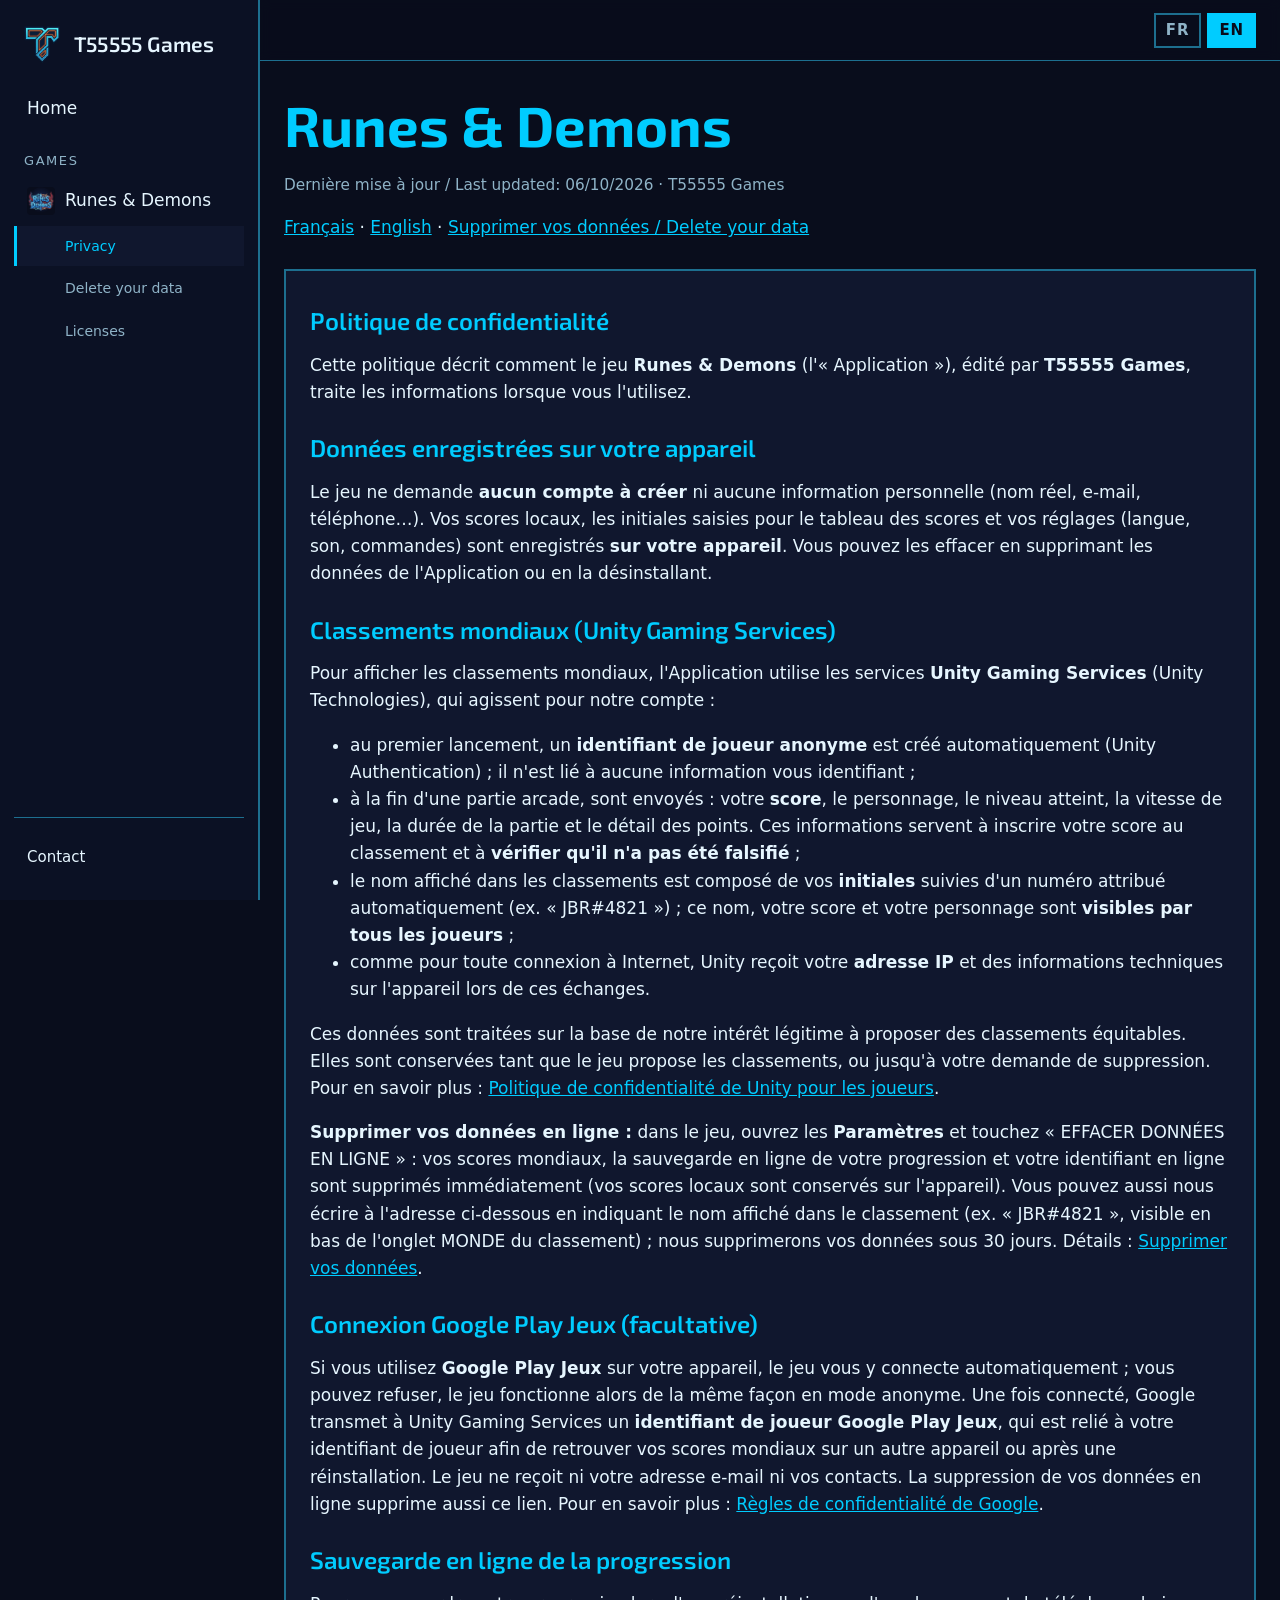
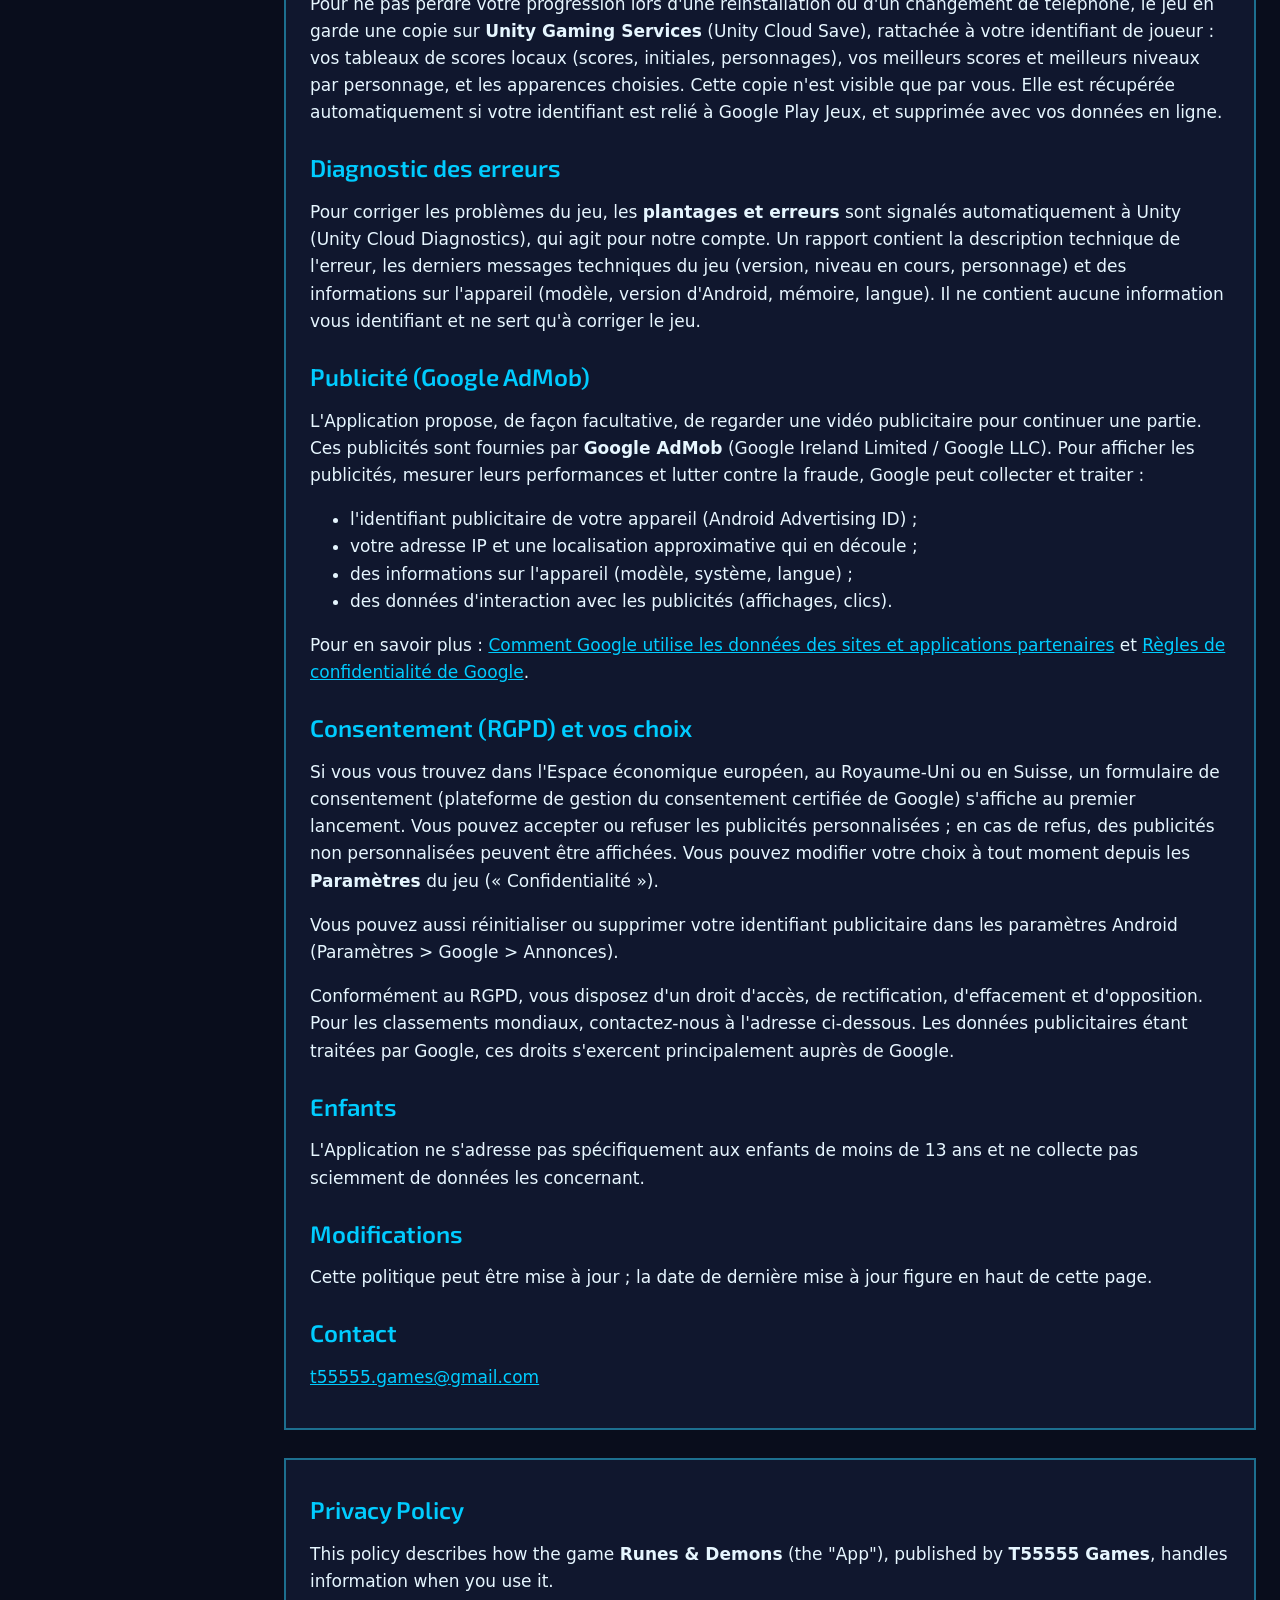
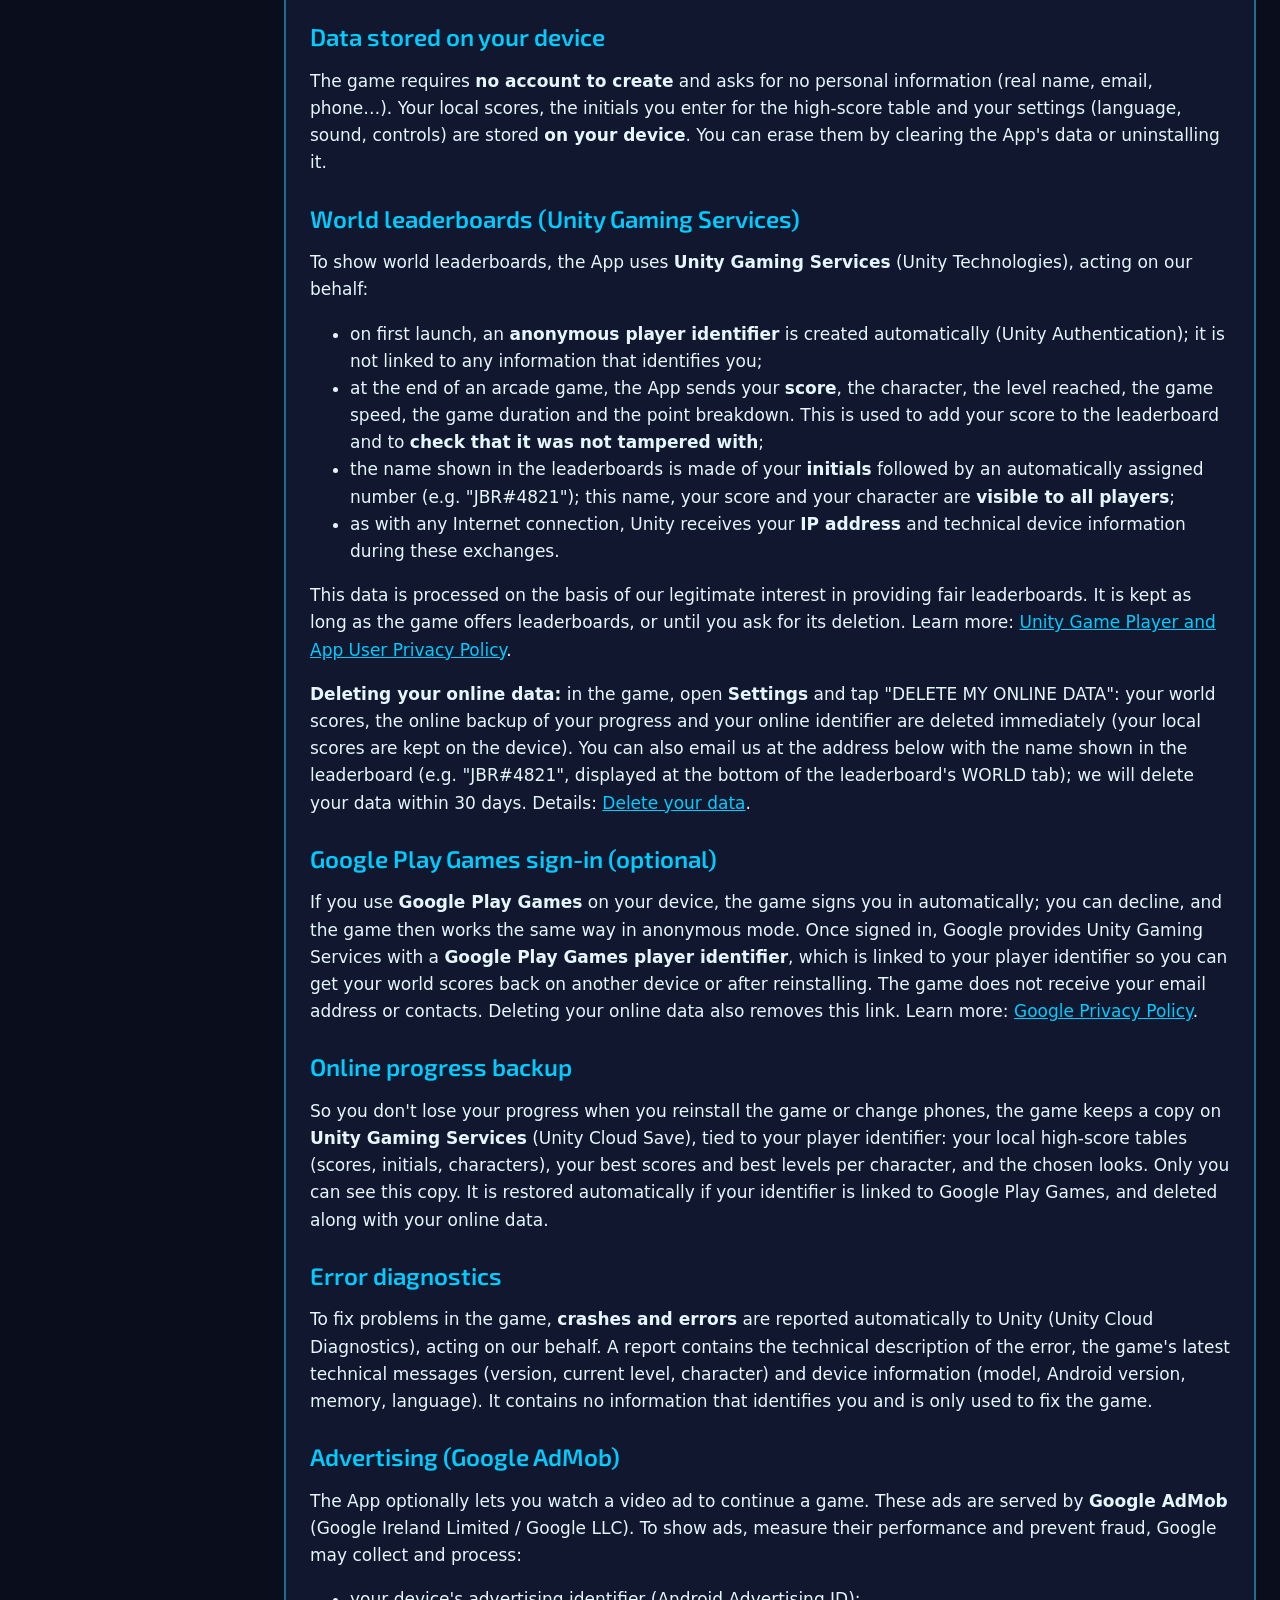
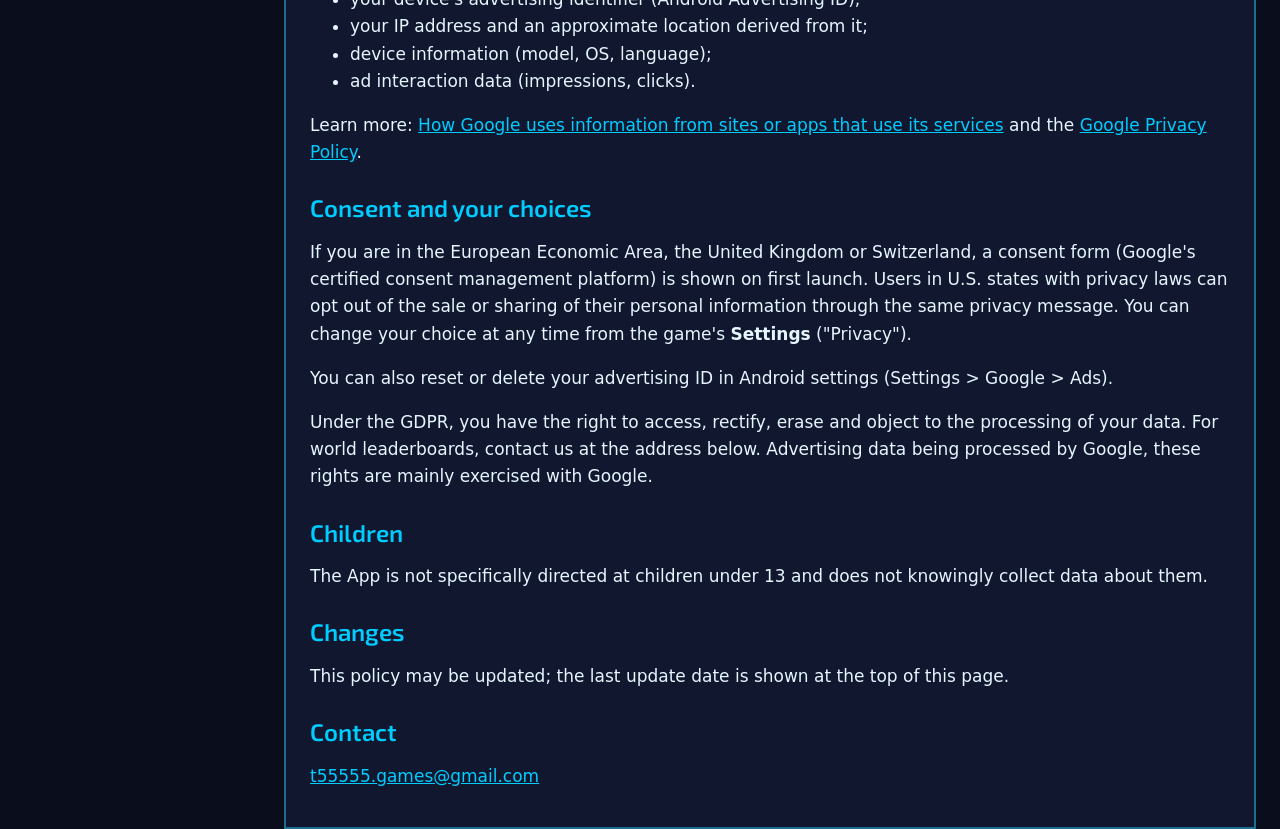
<file: runes-and-demons-privacy.html>
<!DOCTYPE html>
<html lang="fr" data-lang="fr">
<head>
<meta charset="utf-8">
<meta name="viewport" content="width=device-width, initial-scale=1">
<title>Runes &amp; Demons – Politique de confidentialité / Privacy Policy</title>
<link rel="icon" type="image/png" href="assets/studio-logo.png">
<link rel="preconnect" href="https://fonts.googleapis.com">
<link rel="preconnect" href="https://fonts.gstatic.com" crossorigin>
<link href="https://fonts.googleapis.com/css2?family=Exo+2:wght@600;700&display=swap" rel="stylesheet">
<link rel="stylesheet" href="assets/site.css">
<script src="assets/lang.js"></script>
<script src="assets/nav.js" defer></script>
</head>
<body data-page="runes-and-demons-privacy">
<aside class="sidebar" id="sidebar"></aside>
<div class="page">
  <header class="top">
    <div class="wrap">
      <button class="menu-btn" id="menu-toggle" type="button" aria-controls="sidebar" aria-expanded="false" aria-label="Menu">☰</button>
      <a class="top-brand" href="./"><img src="assets/studio-logo.png" alt="" width="32" height="32"><span>T55555 Games</span></a>
      <div class="spacer"></div>
      <div class="lang" role="group" aria-label="Langue / Language">
        <button type="button" data-set-lang="fr" aria-pressed="true">FR</button>
        <button type="button" data-set-lang="en" aria-pressed="false">EN</button>
      </div>
    </div>
  </header>
<main class="wrap doc">
<h1 style="margin-top:32px">Runes &amp; Demons</h1>
<p class="muted">Dernière mise à jour / Last updated: 06/10/2026 · T55555 Games</p>
<p><a href="#fr">Français</a> · <a href="#en">English</a> · <a href="runes-and-demons-delete-data.html">Supprimer vos données / Delete your data</a></p>

<section id="fr">
<h2>Politique de confidentialité</h2>
<p>Cette politique décrit comment le jeu <strong>Runes &amp; Demons</strong> (l'« Application »), édité par <strong>T55555 Games</strong>, traite les informations lorsque vous l'utilisez.</p>

<h2>Données enregistrées sur votre appareil</h2>
<p>Le jeu ne demande <strong>aucun compte à créer</strong> ni aucune information personnelle (nom réel, e-mail, téléphone…). Vos scores locaux, les initiales saisies pour le tableau des scores et vos réglages (langue, son, commandes) sont enregistrés <strong>sur votre appareil</strong>. Vous pouvez les effacer en supprimant les données de l'Application ou en la désinstallant.</p>

<h2>Classements mondiaux (Unity Gaming Services)</h2>
<p>Pour afficher les classements mondiaux, l'Application utilise les services <strong>Unity Gaming Services</strong> (Unity Technologies), qui agissent pour notre compte :</p>
<ul>
  <li>au premier lancement, un <strong>identifiant de joueur anonyme</strong> est créé automatiquement (Unity Authentication) ; il n'est lié à aucune information vous identifiant ;</li>
  <li>à la fin d'une partie arcade, sont envoyés : votre <strong>score</strong>, le personnage, le niveau atteint, la vitesse de jeu, la durée de la partie et le détail des points. Ces informations servent à inscrire votre score au classement et à <strong>vérifier qu'il n'a pas été falsifié</strong> ;</li>
  <li>le nom affiché dans les classements est composé de vos <strong>initiales</strong> suivies d'un numéro attribué automatiquement (ex. « JBR#4821 ») ; ce nom, votre score et votre personnage sont <strong>visibles par tous les joueurs</strong> ;</li>
  <li>comme pour toute connexion à Internet, Unity reçoit votre <strong>adresse IP</strong> et des informations techniques sur l'appareil lors de ces échanges.</li>
</ul>
<p>Ces données sont traitées sur la base de notre intérêt légitime à proposer des classements équitables. Elles sont conservées tant que le jeu propose les classements, ou jusqu'à votre demande de suppression. Pour en savoir plus : <a href="https://unity.com/legal/game-player-and-app-user-privacy-policy">Politique de confidentialité de Unity pour les joueurs</a>.</p>
<p><strong>Supprimer vos données en ligne :</strong> dans le jeu, ouvrez les <strong>Paramètres</strong> et touchez « EFFACER DONNÉES EN LIGNE » : vos scores mondiaux, la sauvegarde en ligne de votre progression et votre identifiant en ligne sont supprimés immédiatement (vos scores locaux sont conservés sur l'appareil). Vous pouvez aussi nous écrire à l'adresse ci-dessous en indiquant le nom affiché dans le classement (ex. « JBR#4821 », visible en bas de l'onglet MONDE du classement) ; nous supprimerons vos données sous 30 jours. Détails : <a href="runes-and-demons-delete-data.html">Supprimer vos données</a>.</p>

<h2>Connexion Google Play Jeux (facultative)</h2>
<p>Si vous utilisez <strong>Google Play Jeux</strong> sur votre appareil, le jeu vous y connecte automatiquement ; vous pouvez refuser, le jeu fonctionne alors de la même façon en mode anonyme. Une fois connecté, Google transmet à Unity Gaming Services un <strong>identifiant de joueur Google Play Jeux</strong>, qui est relié à votre identifiant de joueur afin de retrouver vos scores mondiaux sur un autre appareil ou après une réinstallation. Le jeu ne reçoit ni votre adresse e-mail ni vos contacts. La suppression de vos données en ligne supprime aussi ce lien. Pour en savoir plus : <a href="https://policies.google.com/privacy">Règles de confidentialité de Google</a>.</p>

<h2>Sauvegarde en ligne de la progression</h2>
<p>Pour ne pas perdre votre progression lors d'une réinstallation ou d'un changement de téléphone, le jeu en garde une copie sur <strong>Unity Gaming Services</strong> (Unity Cloud Save), rattachée à votre identifiant de joueur : vos tableaux de scores locaux (scores, initiales, personnages), vos meilleurs scores et meilleurs niveaux par personnage, et les apparences choisies. Cette copie n'est visible que par vous. Elle est récupérée automatiquement si votre identifiant est relié à Google Play Jeux, et supprimée avec vos données en ligne.</p>

<h2>Diagnostic des erreurs</h2>
<p>Pour corriger les problèmes du jeu, les <strong>plantages et erreurs</strong> sont signalés automatiquement à Unity (Unity Cloud Diagnostics), qui agit pour notre compte. Un rapport contient la description technique de l'erreur, les derniers messages techniques du jeu (version, niveau en cours, personnage) et des informations sur l'appareil (modèle, version d'Android, mémoire, langue). Il ne contient aucune information vous identifiant et ne sert qu'à corriger le jeu.</p>

<h2>Publicité (Google AdMob)</h2>
<p>L'Application propose, de façon facultative, de regarder une vidéo publicitaire pour continuer une partie. Ces publicités sont fournies par <strong>Google AdMob</strong> (Google Ireland Limited / Google LLC). Pour afficher les publicités, mesurer leurs performances et lutter contre la fraude, Google peut collecter et traiter :</p>
<ul>
  <li>l'identifiant publicitaire de votre appareil (Android Advertising ID) ;</li>
  <li>votre adresse IP et une localisation approximative qui en découle ;</li>
  <li>des informations sur l'appareil (modèle, système, langue) ;</li>
  <li>des données d'interaction avec les publicités (affichages, clics).</li>
</ul>
<p>Pour en savoir plus : <a href="https://policies.google.com/technologies/partner-sites">Comment Google utilise les données des sites et applications partenaires</a> et <a href="https://policies.google.com/privacy">Règles de confidentialité de Google</a>.</p>

<h2>Consentement (RGPD) et vos choix</h2>
<p>Si vous vous trouvez dans l'Espace économique européen, au Royaume-Uni ou en Suisse, un formulaire de consentement (plateforme de gestion du consentement certifiée de Google) s'affiche au premier lancement. Vous pouvez accepter ou refuser les publicités personnalisées ; en cas de refus, des publicités non personnalisées peuvent être affichées. Vous pouvez modifier votre choix à tout moment depuis les <strong>Paramètres</strong> du jeu (« Confidentialité »).</p>
<p>Vous pouvez aussi réinitialiser ou supprimer votre identifiant publicitaire dans les paramètres Android (Paramètres &gt; Google &gt; Annonces).</p>
<p>Conformément au RGPD, vous disposez d'un droit d'accès, de rectification, d'effacement et d'opposition. Pour les classements mondiaux, contactez-nous à l'adresse ci-dessous. Les données publicitaires étant traitées par Google, ces droits s'exercent principalement auprès de Google.</p>

<h2>Enfants</h2>
<p>L'Application ne s'adresse pas spécifiquement aux enfants de moins de 13 ans et ne collecte pas sciemment de données les concernant.</p>

<h2>Modifications</h2>
<p>Cette politique peut être mise à jour ; la date de dernière mise à jour figure en haut de cette page.</p>

<h2>Contact</h2>
<p><a href="mailto:t55555.games@gmail.com">t55555.games@gmail.com</a></p>
</section>

<section id="en">
<h2>Privacy Policy</h2>
<p>This policy describes how the game <strong>Runes &amp; Demons</strong> (the "App"), published by <strong>T55555 Games</strong>, handles information when you use it.</p>

<h2>Data stored on your device</h2>
<p>The game requires <strong>no account to create</strong> and asks for no personal information (real name, email, phone…). Your local scores, the initials you enter for the high-score table and your settings (language, sound, controls) are stored <strong>on your device</strong>. You can erase them by clearing the App's data or uninstalling it.</p>

<h2>World leaderboards (Unity Gaming Services)</h2>
<p>To show world leaderboards, the App uses <strong>Unity Gaming Services</strong> (Unity Technologies), acting on our behalf:</p>
<ul>
  <li>on first launch, an <strong>anonymous player identifier</strong> is created automatically (Unity Authentication); it is not linked to any information that identifies you;</li>
  <li>at the end of an arcade game, the App sends your <strong>score</strong>, the character, the level reached, the game speed, the game duration and the point breakdown. This is used to add your score to the leaderboard and to <strong>check that it was not tampered with</strong>;</li>
  <li>the name shown in the leaderboards is made of your <strong>initials</strong> followed by an automatically assigned number (e.g. "JBR#4821"); this name, your score and your character are <strong>visible to all players</strong>;</li>
  <li>as with any Internet connection, Unity receives your <strong>IP address</strong> and technical device information during these exchanges.</li>
</ul>
<p>This data is processed on the basis of our legitimate interest in providing fair leaderboards. It is kept as long as the game offers leaderboards, or until you ask for its deletion. Learn more: <a href="https://unity.com/legal/game-player-and-app-user-privacy-policy">Unity Game Player and App User Privacy Policy</a>.</p>
<p><strong>Deleting your online data:</strong> in the game, open <strong>Settings</strong> and tap "DELETE MY ONLINE DATA": your world scores, the online backup of your progress and your online identifier are deleted immediately (your local scores are kept on the device). You can also email us at the address below with the name shown in the leaderboard (e.g. "JBR#4821", displayed at the bottom of the leaderboard's WORLD tab); we will delete your data within 30 days. Details: <a href="runes-and-demons-delete-data.html">Delete your data</a>.</p>

<h2>Google Play Games sign-in (optional)</h2>
<p>If you use <strong>Google Play Games</strong> on your device, the game signs you in automatically; you can decline, and the game then works the same way in anonymous mode. Once signed in, Google provides Unity Gaming Services with a <strong>Google Play Games player identifier</strong>, which is linked to your player identifier so you can get your world scores back on another device or after reinstalling. The game does not receive your email address or contacts. Deleting your online data also removes this link. Learn more: <a href="https://policies.google.com/privacy">Google Privacy Policy</a>.</p>

<h2>Online progress backup</h2>
<p>So you don't lose your progress when you reinstall the game or change phones, the game keeps a copy on <strong>Unity Gaming Services</strong> (Unity Cloud Save), tied to your player identifier: your local high-score tables (scores, initials, characters), your best scores and best levels per character, and the chosen looks. Only you can see this copy. It is restored automatically if your identifier is linked to Google Play Games, and deleted along with your online data.</p>

<h2>Error diagnostics</h2>
<p>To fix problems in the game, <strong>crashes and errors</strong> are reported automatically to Unity (Unity Cloud Diagnostics), acting on our behalf. A report contains the technical description of the error, the game's latest technical messages (version, current level, character) and device information (model, Android version, memory, language). It contains no information that identifies you and is only used to fix the game.</p>

<h2>Advertising (Google AdMob)</h2>
<p>The App optionally lets you watch a video ad to continue a game. These ads are served by <strong>Google AdMob</strong> (Google Ireland Limited / Google LLC). To show ads, measure their performance and prevent fraud, Google may collect and process:</p>
<ul>
  <li>your device's advertising identifier (Android Advertising ID);</li>
  <li>your IP address and an approximate location derived from it;</li>
  <li>device information (model, OS, language);</li>
  <li>ad interaction data (impressions, clicks).</li>
</ul>
<p>Learn more: <a href="https://policies.google.com/technologies/partner-sites">How Google uses information from sites or apps that use its services</a> and the <a href="https://policies.google.com/privacy">Google Privacy Policy</a>.</p>

<h2>Consent and your choices</h2>
<p>If you are in the European Economic Area, the United Kingdom or Switzerland, a consent form (Google's certified consent management platform) is shown on first launch. Users in U.S. states with privacy laws can opt out of the sale or sharing of their personal information through the same privacy message. You can change your choice at any time from the game's <strong>Settings</strong> ("Privacy").</p>
<p>You can also reset or delete your advertising ID in Android settings (Settings &gt; Google &gt; Ads).</p>
<p>Under the GDPR, you have the right to access, rectify, erase and object to the processing of your data. For world leaderboards, contact us at the address below. Advertising data being processed by Google, these rights are mainly exercised with Google.</p>

<h2>Children</h2>
<p>The App is not specifically directed at children under 13 and does not knowingly collect data about them.</p>

<h2>Changes</h2>
<p>This policy may be updated; the last update date is shown at the top of this page.</p>

<h2>Contact</h2>
<p><a href="mailto:t55555.games@gmail.com">t55555.games@gmail.com</a></p>
</section>
</main>
</div>
</body>
</html>
</file>
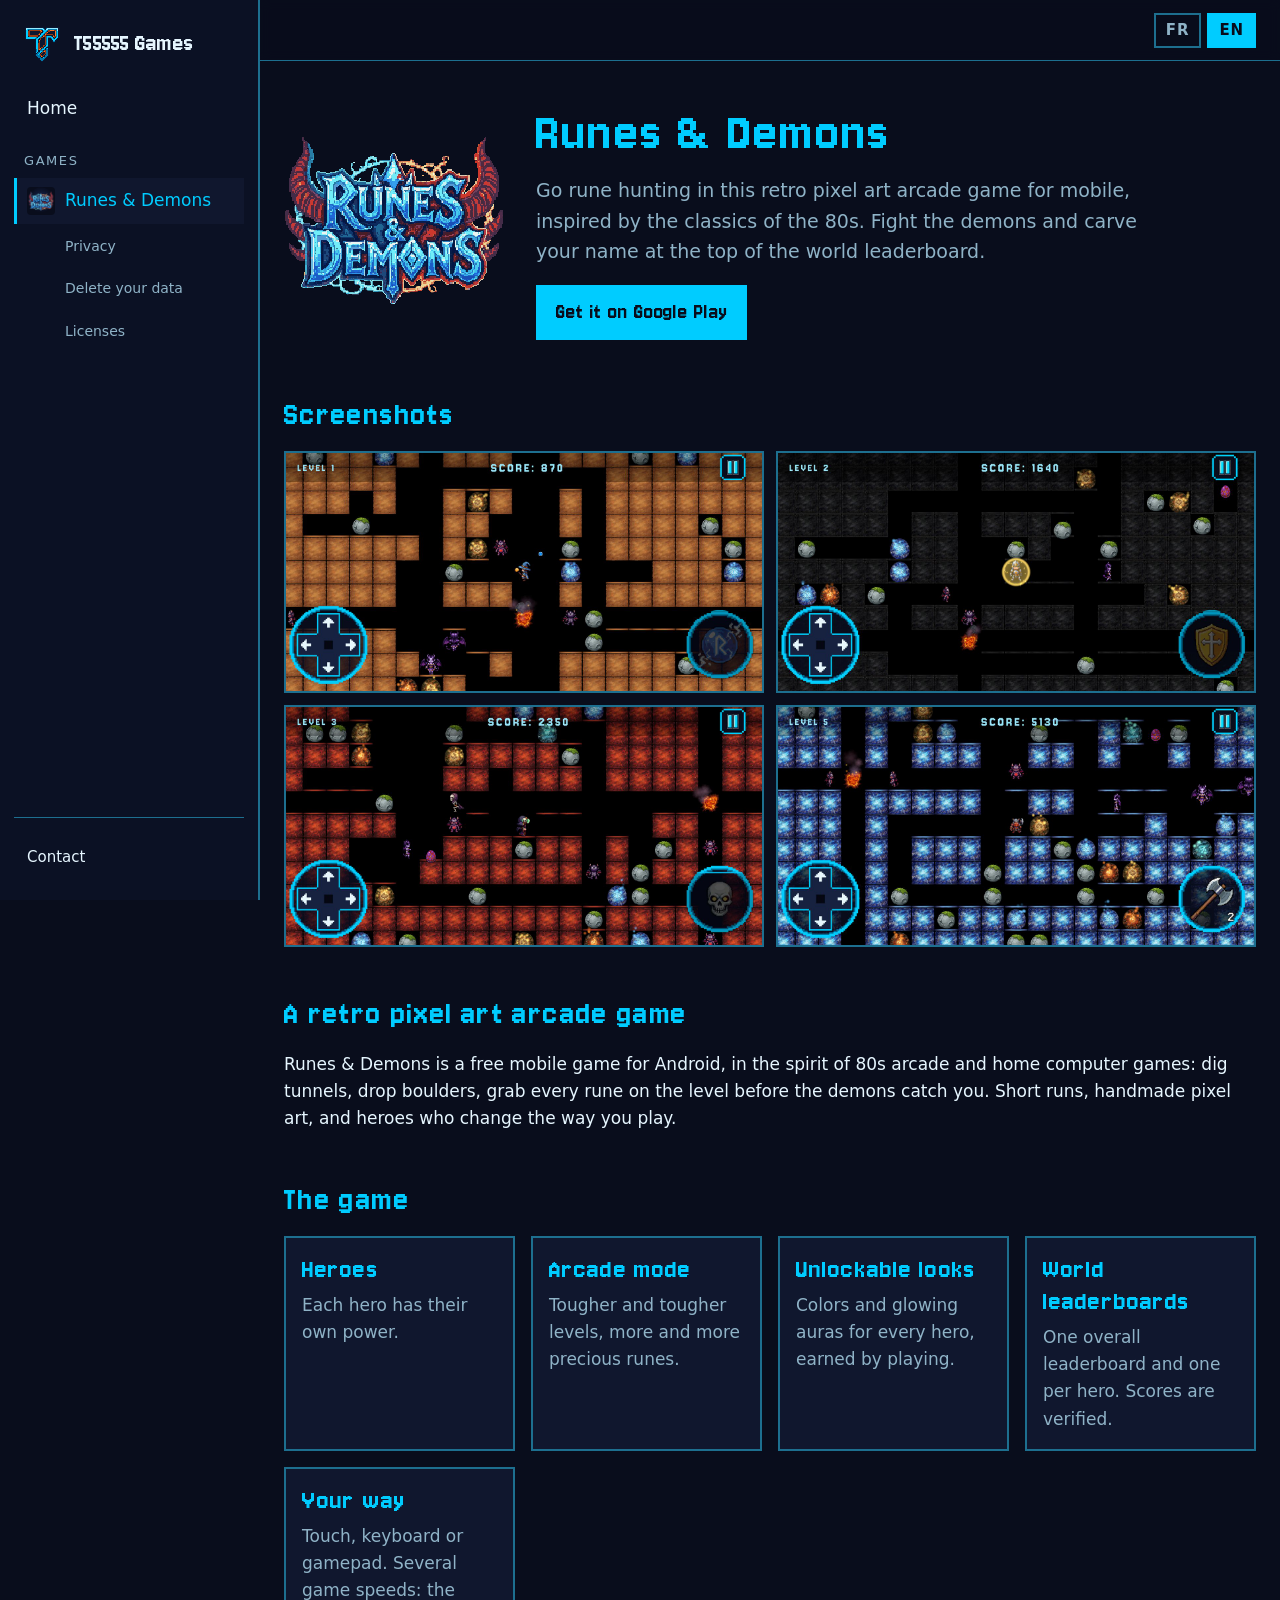
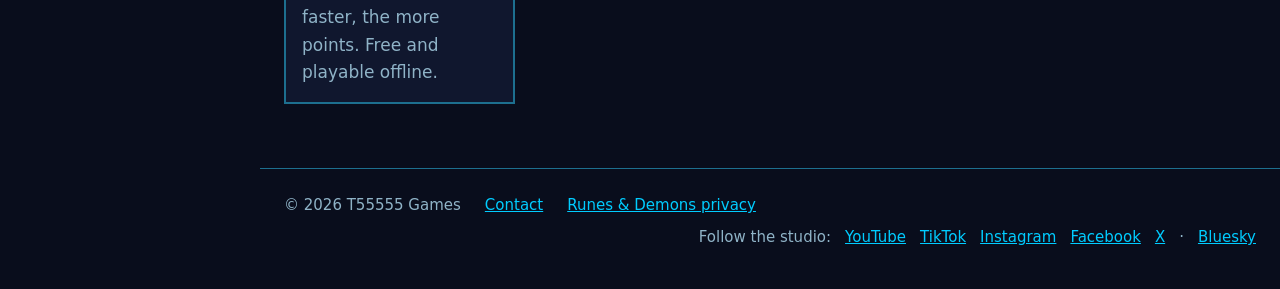
<file: runes-and-demons.html>
<!DOCTYPE html>
<html lang="fr" data-lang="fr" data-title-fr="Runes &amp; Demons – jeu d'arcade rétro en pixel art pour Android" data-title-en="Runes &amp; Demons – retro pixel art arcade game for Android">
<head>
<meta charset="utf-8">
<meta name="viewport" content="width=device-width, initial-scale=1">
<title>Runes &amp; Demons – jeu d'arcade rétro en pixel art pour Android</title>
<meta name="description" content="Jeu mobile d'arcade rétro en pixel art, gratuit sur Android : déterrez les runes, combattez les démons. Free retro pixel art arcade game for Android.">
<link rel="canonical" href="https://jbr55555.github.io/runes-and-demons.html">
<meta property="og:type" content="website">
<meta property="og:url" content="https://jbr55555.github.io/runes-and-demons.html">
<meta property="og:title" content="Runes &amp; Demons – jeu d'arcade rétro en pixel art">
<meta property="og:description" content="Déterrez les runes, combattez les démons, gravez votre nom au sommet. / Dig up runes, fight demons, carve your name at the top.">
<meta property="og:image" content="https://jbr55555.github.io/assets/runes-and-demons/banner.png">
<meta name="twitter:card" content="summary_large_image">
<script type="application/ld+json">
{
  "@context": "https://schema.org",
  "@type": ["VideoGame", "MobileApplication"],
  "name": "Runes & Demons",
  "url": "https://jbr55555.github.io/runes-and-demons.html",
  "description": "Jeu mobile d'arcade rétro en pixel art : déterrez les runes, combattez les démons avec des héros qui ont chacun leur pouvoir. Retro pixel art arcade game for Android.",
  "image": "https://jbr55555.github.io/assets/runes-and-demons/banner.png",
  "screenshot": ["https://jbr55555.github.io/assets/runes-and-demons/en-01_mage.jpg", "https://jbr55555.github.io/assets/runes-and-demons/en-02_paladin.jpg", "https://jbr55555.github.io/assets/runes-and-demons/en-05_heroes.jpg"],
  "genre": ["Arcade", "Retro", "Pixel art"],
  "gamePlatform": "Android",
  "operatingSystem": "Android",
  "applicationCategory": "GameApplication",
  "playMode": "SinglePlayer",
  "inLanguage": ["fr", "en", "es", "it", "de", "pt", "ru", "ko"],
  "offers": { "@type": "Offer", "price": "0", "priceCurrency": "EUR", "url": "https://play.google.com/store/apps/details?id=com.titus55555.runesdemons" },
  "installUrl": "https://play.google.com/store/apps/details?id=com.titus55555.runesdemons",
  "sameAs": ["https://play.google.com/store/apps/details?id=com.titus55555.runesdemons"],
  "author": { "@type": "Organization", "name": "T55555 Games", "url": "https://jbr55555.github.io/" },
  "publisher": { "@type": "Organization", "name": "T55555 Games", "url": "https://jbr55555.github.io/" }
}
</script>
<link rel="icon" type="image/png" href="assets/runes-and-demons/icon.png">
<link rel="preconnect" href="https://fonts.googleapis.com">
<link rel="preconnect" href="https://fonts.gstatic.com" crossorigin>
<link href="https://fonts.googleapis.com/css2?family=Jersey+10&family=Exo+2:wght@600;700&display=swap" rel="stylesheet">
<link rel="stylesheet" href="assets/site.css">
<script src="assets/lang.js"></script>
<script src="assets/nav.js" defer></script>
</head>
<body data-page="runes-and-demons" class="theme-pixel">
<aside class="sidebar" id="sidebar"></aside>
<div class="page">
  <header class="top">
    <div class="wrap">
      <button class="menu-btn" id="menu-toggle" type="button" aria-controls="sidebar" aria-expanded="false" aria-label="Menu">☰</button>
      <a class="top-brand" href="./"><img class="pixel" src="assets/studio-logo-pixel.png" alt="" width="32" height="32"><span>T55555 Games</span></a>
      <div class="spacer"></div>
      <div class="lang" role="group" aria-label="Langue / Language">
        <button type="button" data-set-lang="fr" aria-pressed="true">FR</button>
        <button type="button" data-set-lang="en" aria-pressed="false">EN</button>
      </div>
    </div>
  </header>

<main class="wrap">
  <section class="game-hero">
    <img class="logo pixel" src="assets/runes-and-demons/title-logo.png" alt="Runes &amp; Demons" width="185" height="142">
    <div>
      <h1>Runes &amp; Demons</h1>
      <p class="lead" lang="fr">Partez à la chasse aux runes dans ce jeu mobile d'arcade rétro en pixel art, inspiré des classiques des années 80. Combattez les démons et gravez votre nom au sommet du classement mondial.</p>
      <p class="lead" lang="en">Go rune hunting in this retro pixel art arcade game for mobile, inspired by the classics of the 80s. Fight the demons and carve your name at the top of the world leaderboard.</p>
      <div class="actions">
        <a class="btn primary" lang="fr" href="https://play.google.com/store/apps/details?id=com.titus55555.runesdemons&amp;referrer=utm_source%3Dsite%26utm_medium%3Dweb%26utm_campaign%3Dlancement" target="_blank" rel="noopener">Télécharger sur Google Play</a>
        <a class="btn primary" lang="en" href="https://play.google.com/store/apps/details?id=com.titus55555.runesdemons&amp;referrer=utm_source%3Dsite%26utm_medium%3Dweb%26utm_campaign%3Dlancement" target="_blank" rel="noopener">Get it on Google Play</a>
      </div>
    </div>
  </section>

  <h2 lang="fr">Captures</h2>
  <h2 lang="en">Screenshots</h2>
  <div class="gallery">
    <img lang="fr" src="assets/runes-and-demons/fr-01_mage.jpg" alt="Le Mage dans les galeries, entouré de démons" width="1440" height="720" loading="lazy">
    <img lang="fr" src="assets/runes-and-demons/fr-02_paladin.jpg" alt="Le Paladin protégé par son bouclier sous un rocher" width="1440" height="720" loading="lazy">
    <img lang="fr" src="assets/runes-and-demons/fr-03_necromancer.jpg" alt="Le squelette de la Nécromancienne fonce sur les démons" width="1440" height="720" loading="lazy">
    <img lang="fr" src="assets/runes-and-demons/fr-04_dwarf.jpg" alt="Le Nain au niveau 5, décor de cristal" width="1440" height="720" loading="lazy">
    <img lang="en" src="assets/runes-and-demons/en-01_mage.jpg" alt="The Mage in the tunnels, surrounded by demons" width="1440" height="720" loading="lazy">
    <img lang="en" src="assets/runes-and-demons/en-02_paladin.jpg" alt="The Paladin shielded under a rock" width="1440" height="720" loading="lazy">
    <img lang="en" src="assets/runes-and-demons/en-03_necromancer.jpg" alt="The Necromancer's skeleton charging at demons" width="1440" height="720" loading="lazy">
    <img lang="en" src="assets/runes-and-demons/en-04_dwarf.jpg" alt="The Dwarf on level 5, crystal setting" width="1440" height="720" loading="lazy">
  </div>

  <h2 lang="fr">Un jeu d'arcade rétro en pixel art</h2>
  <h2 lang="en">A retro pixel art arcade game</h2>
  <p lang="fr">Runes &amp; Demons est un jeu mobile gratuit pour Android, dans l'esprit des jeux d'arcade et des ordinateurs des années 80 : creusez des galeries, faites tomber les rochers, ramassez toutes les runes du niveau avant que les démons ne vous rattrapent. Des parties courtes, du pixel art fait main, et des héros qui changent la façon de jouer.</p>
  <p lang="en">Runes &amp; Demons is a free mobile game for Android, in the spirit of 80s arcade and home computer games: dig tunnels, drop boulders, grab every rune on the level before the demons catch you. Short runs, handmade pixel art, and heroes who change the way you play.</p>

  <h2 lang="fr">Le jeu</h2>
  <h2 lang="en">The game</h2>
  <div class="features">
    <div class="feature">
      <h3 lang="fr">Héros</h3><h3 lang="en">Heroes</h3>
      <p lang="fr">Chaque héros a son propre pouvoir.</p>
      <p lang="en">Each hero has their own power.</p>
    </div>
    <div class="feature">
      <h3 lang="fr">Mode arcade</h3><h3 lang="en">Arcade mode</h3>
      <p lang="fr">Des niveaux toujours plus coriaces, des runes toujours plus précieuses.</p>
      <p lang="en">Tougher and tougher levels, more and more precious runes.</p>
    </div>
    <div class="feature">
      <h3 lang="fr">Apparences à débloquer</h3><h3 lang="en">Unlockable looks</h3>
      <p lang="fr">Des couleurs et des auras lumineuses pour chaque héros, à gagner en jouant.</p>
      <p lang="en">Colors and glowing auras for every hero, earned by playing.</p>
    </div>
    <div class="feature">
      <h3 lang="fr">Classements mondiaux</h3><h3 lang="en">World leaderboards</h3>
      <p lang="fr">Un classement général et un par héros. Les scores sont vérifiés.</p>
      <p lang="en">One overall leaderboard and one per hero. Scores are verified.</p>
    </div>
    <div class="feature">
      <h3 lang="fr">Comme vous voulez</h3><h3 lang="en">Your way</h3>
      <p lang="fr">Tactile, clavier ou manette. Plusieurs vitesses de jeu : plus c'est rapide, plus ça rapporte. Gratuit et jouable hors ligne.</p>
      <p lang="en">Touch, keyboard or gamepad. Several game speeds: the faster, the more points. Free and playable offline.</p>
    </div>
  </div>
</main>

<footer class="bottom">
  <div class="wrap">
    <span>© 2026 T55555 Games</span>
    <a href="contact.html">Contact</a>
    <a href="runes-and-demons-privacy.html" lang="fr">Confidentialité de Runes &amp; Demons</a>
    <a href="runes-and-demons-privacy.html#en" lang="en">Runes &amp; Demons privacy</a>
      <span class="social"><span lang="fr">Suivre le studio :</span><span lang="en">Follow the studio:</span>
      <a href="https://www.youtube.com/@t55555games" target="_blank" rel="noopener">YouTube</a>
      <a href="https://www.tiktok.com/@t55555games" target="_blank" rel="noopener">TikTok</a>
      <a href="https://www.instagram.com/t55555.games/" target="_blank" rel="noopener">Instagram</a>
      <a href="https://www.facebook.com/t55555games/" target="_blank" rel="noopener">Facebook</a>
      <a href="https://x.com/t55555games" target="_blank" rel="noopener">X</a> ·
      <a href="https://bsky.app/profile/t55555games.bsky.social" target="_blank" rel="noopener">Bluesky</a></span>
  </div>
</footer>
</div>
</body>
</html>
</file>
<file: assets/site.css>
/* T55555 Games — cyan sur bleu nuit. Pages du studio : police Exo 2 ; pages de jeux pixel (.theme-pixel) : Jersey 10. */
:root {
  --bg: #090d1c;
  --panel: #10172e;
  --side: #0b1124;
  --line: #1d6f8f;
  --cyan: #00ccff;
  --text: #e6f6ff;
  --muted: #8fb3c7;
  --warm: #ff9a5c;
  --head: "Exo 2", system-ui, sans-serif;
  --side-w: 260px;
}
.theme-pixel { --head: "Jersey 10", system-ui, sans-serif; }

* { box-sizing: border-box; }
html { -webkit-text-size-adjust: 100%; }
body {
  margin: 0;
  background: var(--bg);
  color: var(--text);
  font: 17px/1.6 system-ui, -apple-system, "Segoe UI", Roboto, sans-serif;
  overflow-x: hidden;
}
img { max-width: 100%; height: auto; display: block; }
a { color: var(--cyan); }
.pixel { image-rendering: pixelated; image-rendering: crisp-edges; }

/* Bilingue : seuls les éléments de la langue active sont visibles */
html[data-lang="fr"] [lang="en"]:not(html), html[data-lang="en"] [lang="fr"]:not(html) { display: none !important; }

/* ---------- Sommaire latéral ---------- */
.sidebar {
  position: fixed; top: 0; bottom: 0; left: 0; width: var(--side-w);
  background: var(--side); border-right: 2px solid var(--line);
  display: flex; flex-direction: column; overflow-y: auto; z-index: 30;
  padding: 20px 14px;
}
.side-brand { display: flex; align-items: center; gap: 12px; text-decoration: none; color: var(--text); padding: 4px 8px 20px; }
.side-brand img { width: 40px; height: 40px; }
.side-brand span { font-family: var(--head); font-size: 21px; font-weight: 600; letter-spacing: .01em; white-space: nowrap; }
.theme-pixel .side-brand span { font-weight: 400; font-size: 25px; }
.side-list { list-style: none; margin: 0; padding: 0; }
.side-list a {
  display: flex; align-items: center; gap: 10px; padding: 9px 10px; margin: 2px 0;
  color: var(--text); text-decoration: none; border-left: 3px solid transparent;
}
.side-list a img { width: 28px; height: 28px; border-radius: 4px; }
.side-list a:hover { background: var(--panel); }
.side-list a.active { border-left-color: var(--cyan); background: var(--panel); color: var(--cyan); }
.side-heading { padding: 18px 10px 4px; font-size: 13px; text-transform: uppercase; letter-spacing: .12em; color: var(--muted); }
.side-foot { margin-top: auto; padding-top: 16px; border-top: 1px solid var(--line); font-size: 15px; }

/* ---------- Colonne principale ---------- */
.page { margin-left: var(--side-w); min-height: 100vh; display: flex; flex-direction: column; }
.page > main { flex: 1; }
.wrap { max-width: 1040px; margin: 0 auto; padding: 0 24px; width: 100%; }

header.top { position: sticky; top: 0; z-index: 20; background: rgba(9, 13, 28, .92); backdrop-filter: blur(6px); border-bottom: 1px solid var(--line); }
header.top .wrap { display: flex; align-items: center; gap: 12px; min-height: 60px; }
.menu-btn {
  display: none; font: inherit; font-size: 22px; line-height: 1; width: 44px; height: 44px;
  background: transparent; color: var(--cyan); border: 2px solid var(--line); cursor: pointer;
}
.top-brand { display: none; align-items: center; gap: 10px; text-decoration: none; color: var(--text); font-family: var(--head); font-size: 20px; font-weight: 600; }
.top-brand img { width: 32px; height: 32px; }
.spacer { flex: 1; }
.lang { display: flex; gap: 6px; }
.lang button {
  font: 600 15px/1 system-ui, sans-serif; letter-spacing: .06em;
  background: transparent; color: var(--muted); border: 2px solid var(--line);
  padding: 8px 10px; min-width: 44px; cursor: pointer;
}
.lang button[aria-pressed="true"] { color: var(--bg); background: var(--cyan); border-color: var(--cyan); }
a:focus-visible, button:focus-visible { outline: 3px solid var(--warm); outline-offset: 2px; }

/* ---------- Contenu ---------- */
h1, h2, h3 { font-family: var(--head); line-height: 1.15; }
h1 { font-size: clamp(34px, 6vw, 56px); color: var(--cyan); margin: 0 0 10px; font-weight: 700; }
h2 { font-size: clamp(26px, 4vw, 34px); color: var(--cyan); margin: 48px 0 16px; font-weight: 600; }
h3 { font-size: 24px; margin: 0 0 6px; font-weight: 600; }
.theme-pixel h1, .theme-pixel h2, .theme-pixel h3 { font-weight: 400; letter-spacing: .04em; }
.theme-pixel h3 { font-size: 28px; }
.lead { color: var(--muted); font-size: 19px; margin: 0; max-width: 640px; }

.hero { padding: 48px 0 8px; display: flex; align-items: center; gap: 28px; }
.hero-logo { width: 120px; flex: none; }

/* Cartes de jeux */
.games { display: grid; grid-template-columns: repeat(auto-fill, minmax(280px, 1fr)); gap: 20px; }
.card {
  display: block; text-decoration: none; color: var(--text);
  background: var(--panel); border: 2px solid var(--line);
  transition: transform .15s ease, border-color .15s ease;
}
.card:hover { transform: translateY(-3px); border-color: var(--cyan); }
.card .shot { aspect-ratio: 1024 / 500; background: #000; overflow: hidden; }
.card .shot img { width: 100%; height: 100%; object-fit: cover; }
.card .body { display: flex; gap: 14px; padding: 16px; align-items: flex-start; }
.card .icon { width: 64px; height: 64px; flex: none; border: 2px solid var(--line); }
.card h3 { font-family: var(--head); }
.card p { margin: 0; color: var(--muted); }
.badge { display: inline-block; margin-top: 10px; padding: 2px 10px; font-size: 14px; font-weight: 600; letter-spacing: .04em; color: var(--warm); border: 2px solid var(--warm); }
.card.soon { border-style: dashed; display: flex; align-items: center; justify-content: center; min-height: 180px; color: var(--muted); font-size: 18px; }
.card.soon:hover { transform: none; border-color: var(--line); }

/* Page de jeu */
.game-hero { display: grid; grid-template-columns: 220px 1fr; gap: 32px; align-items: center; padding: 40px 0 8px; }
.game-hero .logo { width: 220px; }
.actions { display: flex; flex-wrap: wrap; gap: 12px; margin-top: 18px; }
.btn { display: inline-block; text-decoration: none; padding: 8px 18px; font-family: var(--head); font-size: 20px; border: 2px solid var(--cyan); color: var(--cyan); }
.theme-pixel .btn { font-size: 22px; letter-spacing: .04em; }
.btn.disabled { border-color: var(--line); color: var(--muted); cursor: default; }
.gallery { display: grid; grid-template-columns: repeat(2, 1fr); gap: 12px; }
.gallery img { width: 100%; border: 2px solid var(--line); background: #000; }
.features { display: grid; grid-template-columns: repeat(auto-fill, minmax(220px, 1fr)); gap: 16px; }
.feature { background: var(--panel); border: 2px solid var(--line); padding: 16px; }
.feature h3 { color: var(--cyan); }
.feature p { margin: 0; color: var(--muted); }

/* Texte long (politique de confidentialité) */
.doc section { background: var(--panel); border: 2px solid var(--line); padding: 8px 24px 20px; margin-top: 28px; scroll-margin-top: 76px; }
.doc h2 { font-size: 24px; margin: 28px 0 8px; }
.doc .muted { color: var(--muted); font-size: .9em; }

footer.bottom { margin-top: 64px; border-top: 1px solid var(--line); padding: 24px 0 40px; color: var(--muted); font-size: 15px; }
footer.bottom .wrap { display: flex; flex-wrap: wrap; gap: 8px 24px; }

.scrim { position: fixed; inset: 0; background: rgba(0, 0, 0, .55); z-index: 25; }
.scrim[hidden] { display: none; }

/* ---------- Tablette et téléphone : sommaire en tiroir ---------- */
@media (max-width: 1023px) {
  .sidebar { transform: translateX(-100%); transition: transform .2s ease; box-shadow: none; }
  .menu-open .sidebar { transform: none; box-shadow: 8px 0 24px rgba(0, 0, 0, .5); }
  .page { margin-left: 0; }
  .menu-btn { display: inline-flex; align-items: center; justify-content: center; }
  .top-brand { display: inline-flex; }
}
@media (max-width: 640px) {
  .wrap { padding: 0 16px; }
  .hero { flex-direction: column; align-items: flex-start; gap: 16px; padding-top: 32px; }
  .hero-logo { width: 88px; }
  .game-hero { grid-template-columns: 1fr; gap: 16px; padding-top: 28px; }
  .game-hero .logo { width: 160px; }
  .gallery { grid-template-columns: 1fr; }
  .doc section { padding: 4px 16px 16px; }
  .top-brand span { display: none; }
}
@media (prefers-reduced-motion: reduce) { .card, .sidebar { transition: none; } }

/* Page contact */
.contact-box { background: var(--panel); border: 2px solid var(--line); padding: 24px; margin-top: 28px; max-width: 640px; }
.contact-mail { font-family: var(--head); font-size: clamp(20px, 4vw, 28px); color: var(--text); word-break: break-all; user-select: all; }
button.btn { background: transparent; cursor: pointer; }
.btn.primary { background: var(--cyan); color: var(--bg); }
.copied { color: var(--warm); margin: 12px 0 0; }
footer.bottom .social { display: inline-flex; flex-wrap: wrap; gap: 4px 14px; margin-left: auto; }
footer.bottom .social a { color: var(--cyan); }
.side-list li.side-sub a { padding-left: 48px; font-size: 14px; color: var(--muted); }
.side-list li.side-sub a.active { color: var(--cyan); }
</file>
